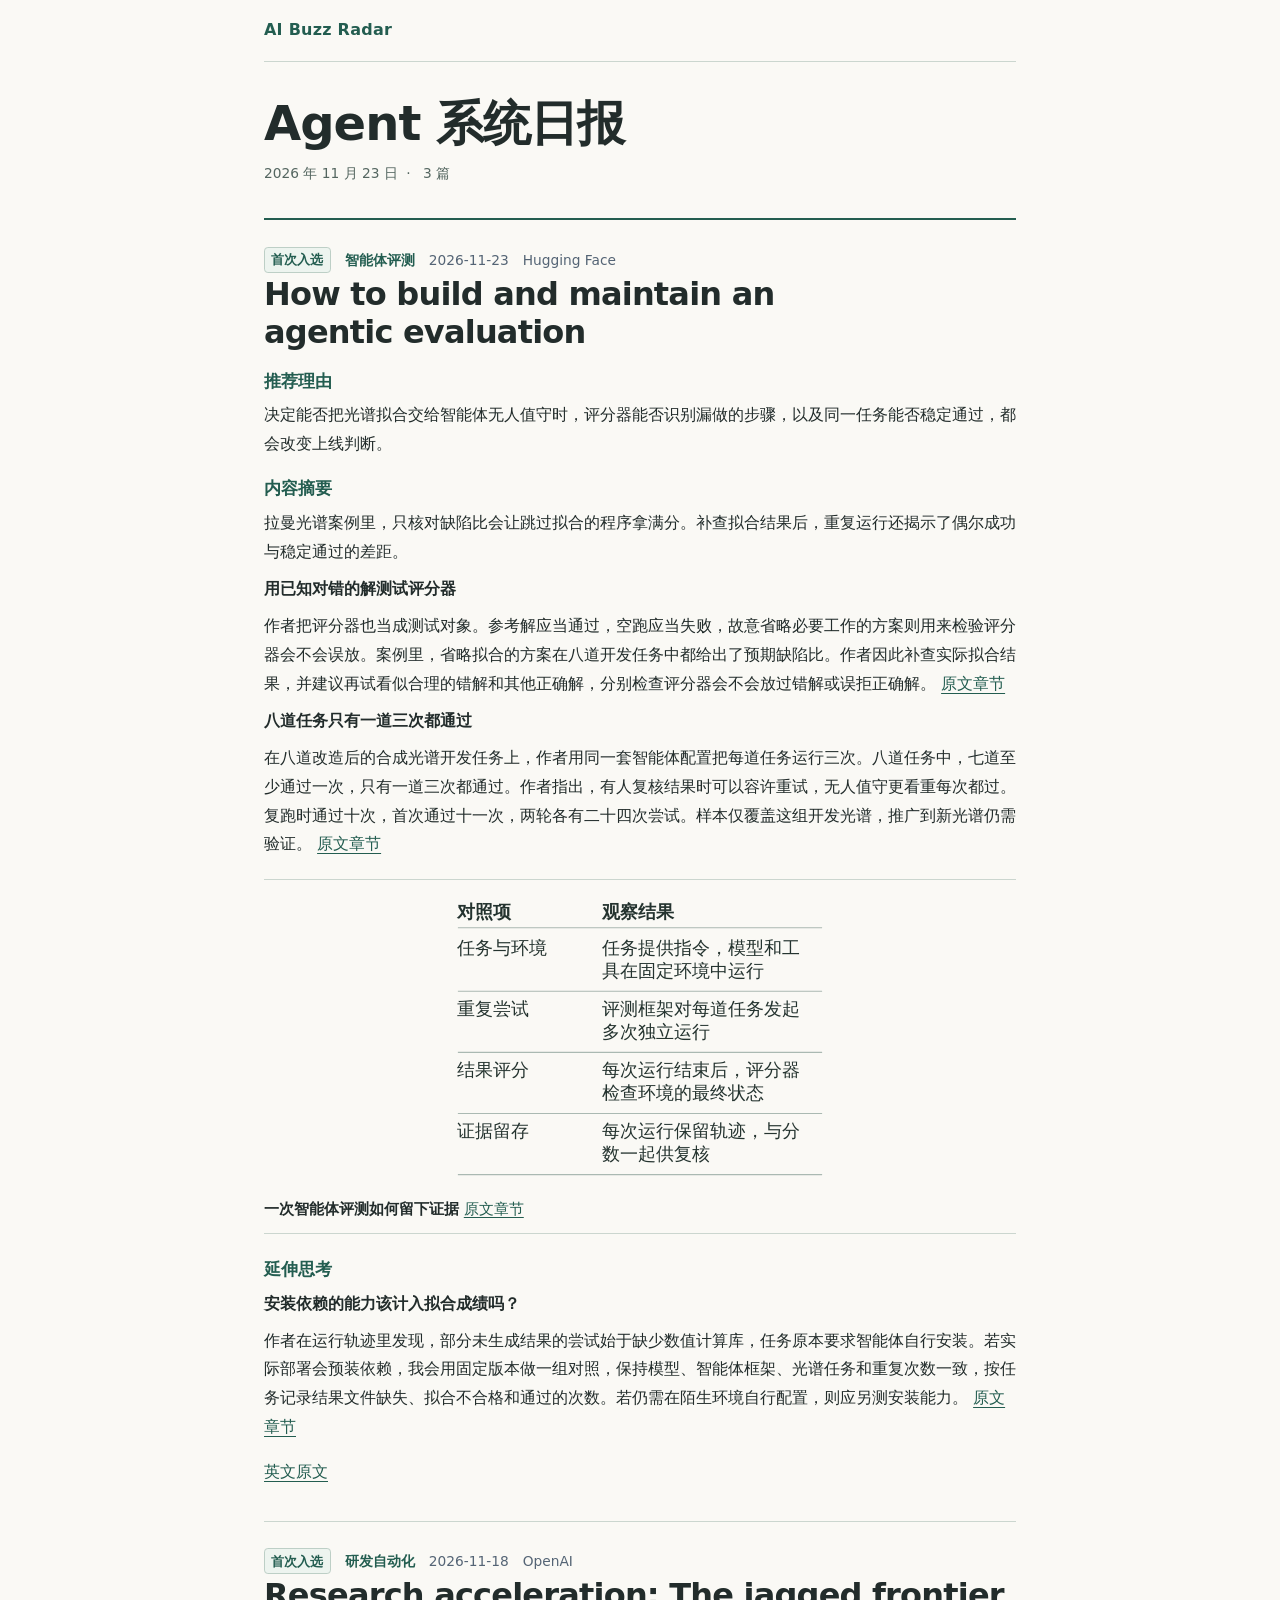
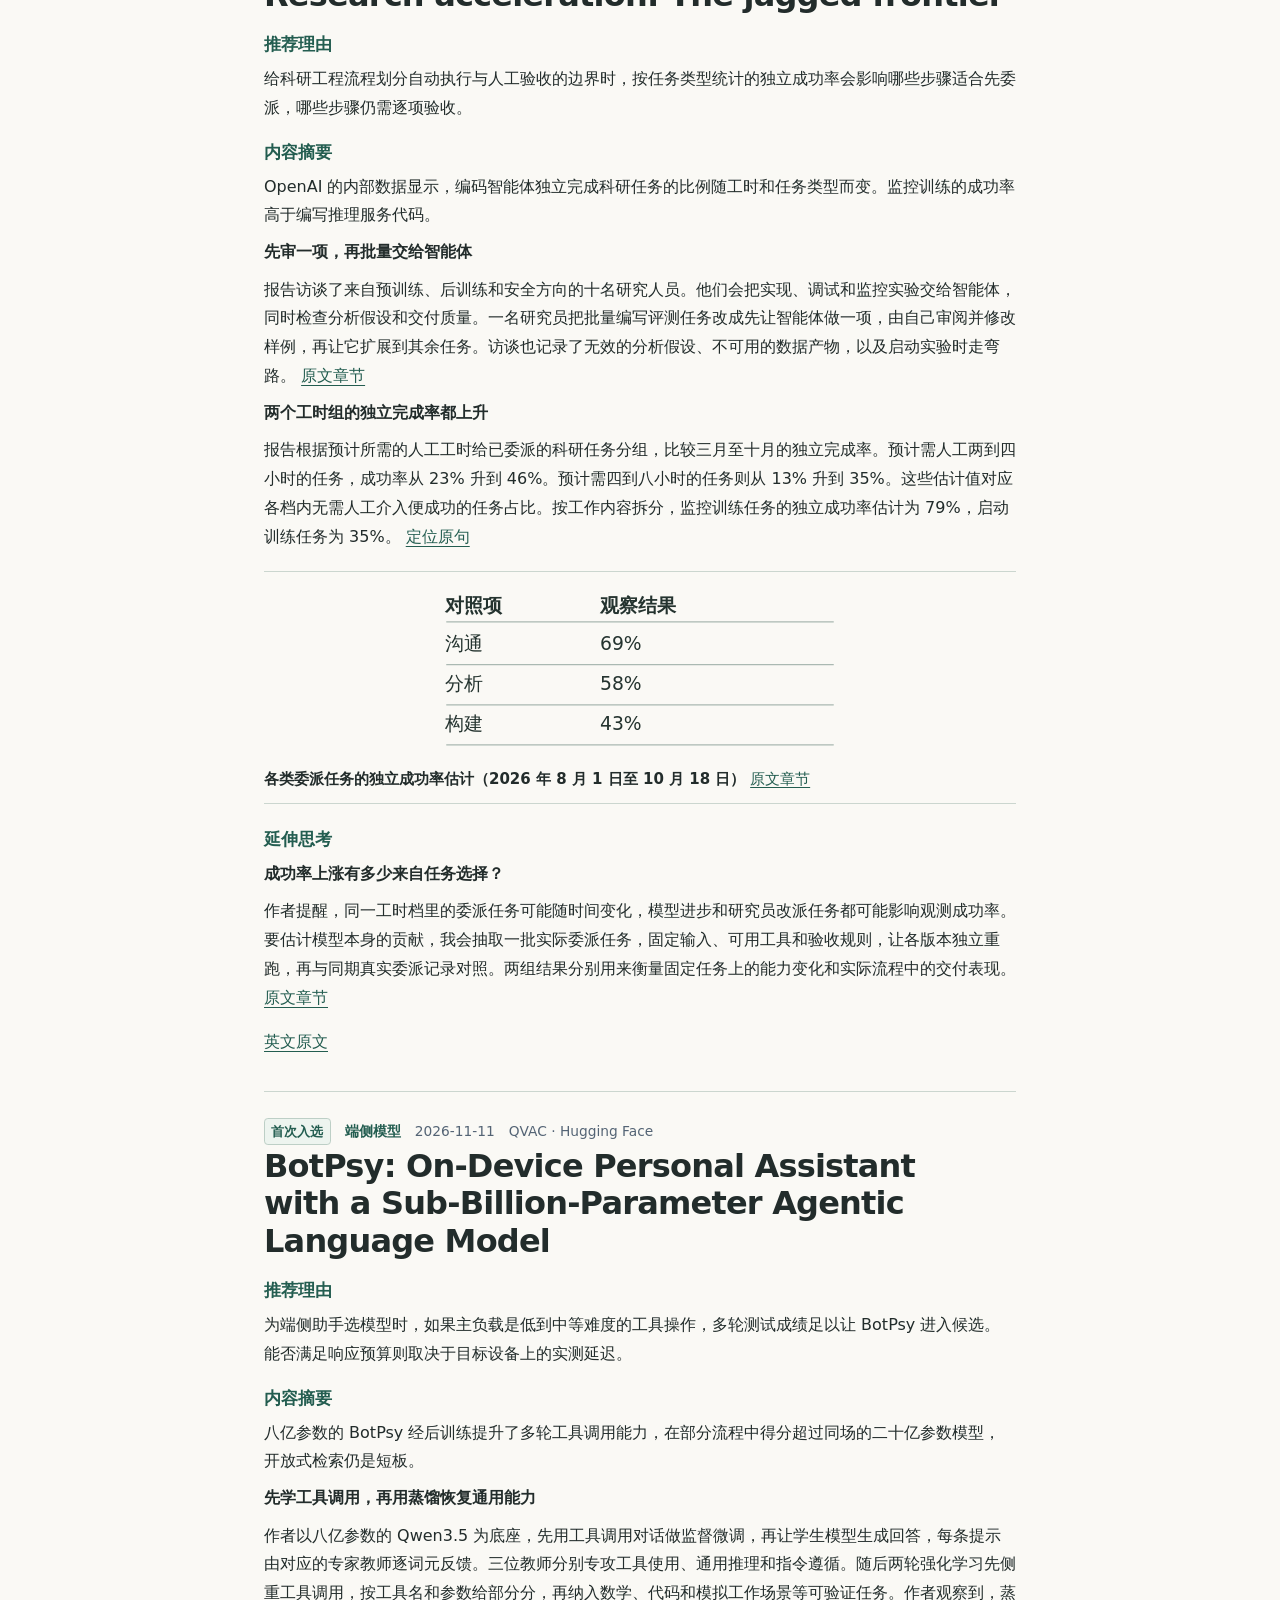
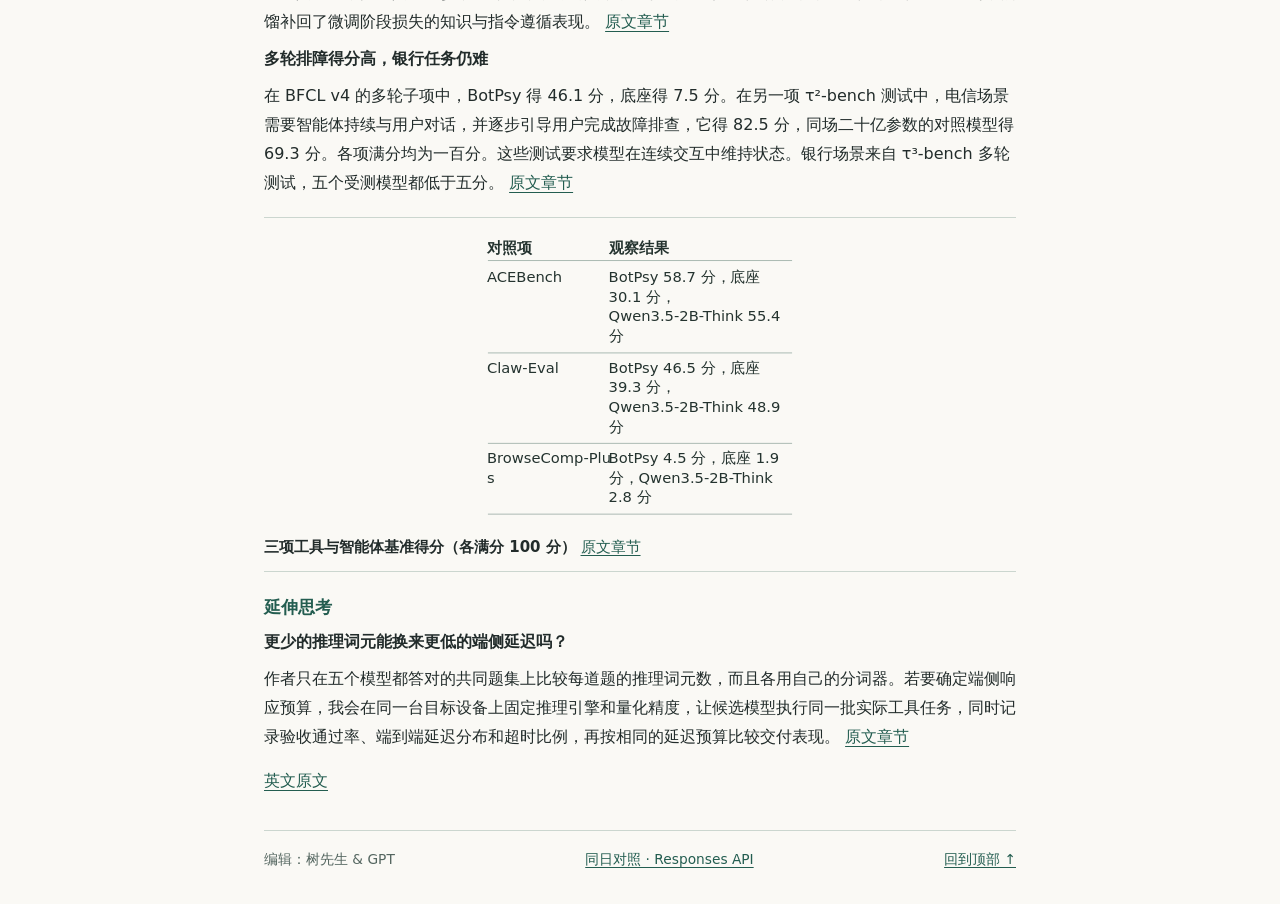
<file: examples/codex-cli/index.html>
<!doctype html>
<html lang="zh-CN"><head><meta charset="utf-8"><meta name="viewport" content="width=device-width, initial-scale=1">
<title data-en="Agent Systems Daily · 2026-11-23 · Codex CLI | AI Buzz Radar">Agent 系统日报 · 2026-11-23 · Codex CLI | AI Buzz Radar</title><style>:root{color-scheme:light;--ink:#222c2b;--pine:#235d50;--muted:#546660;--rule:#cbd6cf;--paper:#faf9f5}
*{box-sizing:border-box}
body{margin:0;color:var(--ink);background:var(--paper);font:16px/1.8 system-ui,"PingFang SC","Microsoft YaHei",sans-serif}
main{width:min(47rem,calc(100% - 2.5rem));margin:auto}
header,footer{display:flex;justify-content:space-between;align-items:baseline;gap:1rem;padding:1rem 0;border-bottom:1px solid var(--rule)}
.brand{font-weight:750;letter-spacing:.015em;text-decoration:none}
a{color:var(--pine);text-underline-offset:.23em}
a:focus-visible{outline:2px solid var(--pine);outline-offset:3px}
.mast{padding:2.1rem 0 1.5rem;border-bottom:2px solid var(--pine)}
h1,h2,h3{line-height:1.35;text-wrap:pretty}
h1{font-family:inherit;font-size:clamp(2rem,6vw,3rem);font-weight:700;line-height:1.2;letter-spacing:-.02em;margin:0 0 .45rem}
.mast p,.meta,footer{font-size:.86rem;color:var(--muted)}.mast span{padding:0 .25rem}
article{padding:1.65rem 0;border-bottom:1px solid var(--rule);overflow-wrap:anywhere}
h2{font-size:clamp(1.45rem,3.6vw,2rem);margin:.18rem 0 .65rem;line-height:1.18;letter-spacing:-.025em}p{margin:.52rem 0}
.meta{margin:0;color:#546475}.meta strong{color:var(--pine)}.full{font-size:.88rem;margin-bottom:0}
.meta em{display:inline-block;padding:.05em .5em;border:1px solid #bdcfc6;border-radius:.3em;background:#edf4ef;color:var(--pine);font-size:.8rem;font-style:normal;font-weight:650;white-space:nowrap}
article h3{font-size:1.08rem;font-weight:700;color:var(--pine);margin:1.15rem 0 .25rem}
blockquote{font-size:.9rem;margin:.6rem 0;color:#795d28}footer{border:0;padding-bottom:2rem}
@media(max-width:420px){main{width:calc(100% - 2rem)}.mast{padding:1.45rem 0 1rem}article{padding:1.2rem 0}}
.process{display:flex;flex-wrap:wrap;align-items:stretch;list-style:none;margin:.4rem 0 1rem;padding:0;gap:.3rem}
.process li{flex:1 1 6rem;display:flex;align-items:center;gap:.4rem;border-radius:.2rem;background:#dfe9df;padding:.55rem .7rem;font-size:.9rem}
.process li+li::before{content:"→";font-weight:700;color:var(--pine)}
@media(max-width:480px){.process{display:block}.process li+li{margin-top:.3rem}.process li+li::before{content:"↓"}}
.full{display:flex;flex-wrap:wrap;gap:0 1.25rem;font-size:1rem}
.full a{display:inline-flex;align-items:center;min-height:44px}
@media(max-width:480px){h2{line-height:1.32}footer{flex-wrap:wrap}}
figure{margin:1.25rem 0 1.5rem;padding:1rem 0 .75rem;border-block:1px solid var(--rule)}
figure img{display:block;width:auto;height:auto;max-width:min(100%,25rem);max-height:min(18rem,36vh);max-height:min(18rem,36svh);margin:0 auto}
figcaption{margin:.85rem auto 0;font-size:.9375rem;line-height:1.55;color:var(--muted)}
figcaption strong{color:var(--ink)}
.publisher-figure img{max-width:100%}
.enlarge-image{display:block;width:fit-content;max-width:100%;margin:0 auto;border:0;background:transparent;padding:0;cursor:zoom-in}
.enlarge-image:focus-visible{outline:2px solid var(--pine);outline-offset:4px}
.image-viewer{padding:0;border:1px solid var(--rule);max-width:calc(100vw - 1rem);background:white}
.image-viewer::backdrop{background:rgb(0 0 0 / .65)}
.image-viewer form{display:flex;justify-content:flex-end;border-bottom:1px solid var(--rule)}
.image-viewer button{padding:.6rem 1rem;background:white;border:0;color:var(--pine);font:inherit;cursor:pointer}
.image-viewport{max-height:76vh;overflow:auto}
.image-viewport img{display:block;width:auto;height:auto;max-width:none}
.language-switch{display:flex;align-items:center;gap:.15rem;border:1px solid var(--rule);border-radius:.45rem;padding:.125rem}
.language-switch[hidden]{display:none}
.language-switch button{min-height:2.75rem;padding:.2rem .75rem;border:0;border-radius:.3rem;background:transparent;color:var(--muted);font:inherit;font-size:.9rem;cursor:pointer}
.language-switch button[aria-pressed="true"]{background:var(--pine);color:white;font-weight:650}
.language-switch button:focus-visible{outline:2px solid var(--pine);outline-offset:2px}
</style></head>
<body><main><header><a class="brand" href="index.html" data-follow-language>AI Buzz Radar</a>
</header>
<div class="mast"><h1 data-en="Agent Systems Daily">Agent 系统日报</h1><p><time datetime="2026-11-23" data-en="November 23, 2026">2026 年 11 月 23 日</time> <span>·</span> <span data-en="3 articles">3 篇</span></p></div>
<article><p class="meta"><em>首次入选</em>　<strong>智能体评测</strong>　2026-11-23　Hugging Face</p>
<h2>How to build and maintain an agentic evaluation</h2>
<h3>推荐理由</h3>
<p>决定能否把光谱拟合交给智能体无人值守时，评分器能否识别漏做的步骤，以及同一任务能否稳定通过，都会改变上线判断。</p>
<h3>内容摘要</h3>
<p>拉曼光谱案例里，只核对缺陷比会让跳过拟合的程序拿满分。补查拟合结果后，重复运行还揭示了偶尔成功与稳定通过的差距。</p>
<p><strong>用已知对错的解测试评分器</strong></p>
<p>作者把评分器也当成测试对象。参考解应当通过，空跑应当失败，故意省略必要工作的方案则用来检验评分器会不会误放。案例里，省略拟合的方案在八道开发任务中都给出了预期缺陷比。作者因此补查实际拟合结果，并建议再试看似合理的错解和其他正确解，分别检查评分器会不会放过错解或误拒正确解。 <a href="https://huggingface.co/blog/agentic-evals#step-5-check-the-evaluation">原文章节</a></p>
<p><strong>八道任务只有一道三次都通过</strong></p>
<p>在八道改造后的合成光谱开发任务上，作者用同一套智能体配置把每道任务运行三次。八道任务中，七道至少通过一次，只有一道三次都通过。作者指出，有人复核结果时可以容许重试，无人值守更看重每次都过。复跑时通过十次，首次通过十一次，两轮各有二十四次尝试。样本仅覆盖这组开发光谱，推广到新光谱仍需验证。 <a href="https://huggingface.co/blog/agentic-evals#step-7-report-the-score">原文章节</a></p>
<figure><img alt="任务与环境：任务提供指令，模型和工具在固定环境中运行；重复尝试：评测框架对每道任务发起多次独立运行；结果评分：每次运行结束后，评分器检查环境的最终状态；证据留存：每次运行保留轨迹，与分数一起供复核。一次智能体评测如何留下证据" src="[data-uri]"/><figcaption><strong>一次智能体评测如何留下证据</strong> <a href="https://huggingface.co/blog/agentic-evals#the-anatomy-of-an-agentic-evaluation">原文章节</a></figcaption></figure>

<h3>延伸思考</h3>
<p><strong>安装依赖的能力该计入拟合成绩吗？</strong></p>
<p>作者在运行轨迹里发现，部分未生成结果的尝试始于缺少数值计算库，任务原本要求智能体自行安装。若实际部署会预装依赖，我会用固定版本做一组对照，保持模型、智能体框架、光谱任务和重复次数一致，按任务记录结果文件缺失、拟合不合格和通过的次数。若仍需在陌生环境自行配置，则应另测安装能力。 <a href="https://huggingface.co/blog/agentic-evals#step-6-run-it-and-read-the-traces">原文章节</a></p>
<p class="full"><a href="https://huggingface.co/blog/agentic-evals">英文原文</a></p>
</article><article><p class="meta"><em>首次入选</em>　<strong>研发自动化</strong>　2026-11-18　OpenAI</p>
<h2>Research acceleration: The jagged frontier</h2>
<h3>推荐理由</h3>
<p>给科研工程流程划分自动执行与人工验收的边界时，按任务类型统计的独立成功率会影响哪些步骤适合先委派，哪些步骤仍需逐项验收。</p>
<h3>内容摘要</h3>
<p>OpenAI 的内部数据显示，编码智能体独立完成科研任务的比例随工时和任务类型而变。监控训练的成功率高于编写推理服务代码。</p>
<p><strong>先审一项，再批量交给智能体</strong></p>
<p>报告访谈了来自预训练、后训练和安全方向的十名研究人员。他们会把实现、调试和监控实验交给智能体，同时检查分析假设和交付质量。一名研究员把批量编写评测任务改成先让智能体做一项，由自己审阅并修改样例，再让它扩展到其余任务。访谈也记录了无效的分析假设、不可用的数据产物，以及启动实验时走弯路。 <a href="https://openai.com/en-US/index/research-acceleration-jagged-frontier/#changes-in-research-workflows">原文章节</a></p>
<p><strong>两个工时组的独立完成率都上升</strong></p>
<p>报告根据预计所需的人工工时给已委派的科研任务分组，比较三月至十月的独立完成率。预计需人工两到四小时的任务，成功率从 23% 升到 46%。预计需四到八小时的任务则从 13% 升到 35%。这些估计值对应各档内无需人工介入便成功的任务占比。按工作内容拆分，监控训练任务的独立成功率估计为 79%，启动训练任务为 35%。 <a href="https://openai.com/en-US/index/research-acceleration-jagged-frontier/#:~:text=estimated%20success%20rose%20from">定位原句</a></p>
<figure><img alt="沟通：69%；分析：58%；构建：43%。各类委派任务的独立成功率估计（2026 年 8 月 1 日至 10 月 18 日）" src="[data-uri]"/><figcaption><strong>各类委派任务的独立成功率估计（2026 年 8 月 1 日至 10 月 18 日）</strong> <a href="https://openai.com/en-US/index/research-acceleration-jagged-frontier/#tasks-delegated-to-models-and-success-rates">原文章节</a></figcaption></figure>

<h3>延伸思考</h3>
<p><strong>成功率上涨有多少来自任务选择？</strong></p>
<p>作者提醒，同一工时档里的委派任务可能随时间变化，模型进步和研究员改派任务都可能影响观测成功率。要估计模型本身的贡献，我会抽取一批实际委派任务，固定输入、可用工具和验收规则，让各版本独立重跑，再与同期真实委派记录对照。两组结果分别用来衡量固定任务上的能力变化和实际流程中的交付表现。 <a href="https://openai.com/en-US/index/research-acceleration-jagged-frontier/#tasks-delegated-to-models-and-success-rates">原文章节</a></p>
<p class="full"><a href="https://openai.com/en-US/index/research-acceleration-jagged-frontier/">英文原文</a></p>
</article><article><p class="meta"><em>首次入选</em>　<strong>端侧模型</strong>　2026-11-11　QVAC · Hugging Face</p>
<h2>BotPsy: On-Device Personal Assistant with a Sub-Billion-Parameter Agentic Language Model</h2>
<h3>推荐理由</h3>
<p>为端侧助手选模型时，如果主负载是低到中等难度的工具操作，多轮测试成绩足以让 BotPsy 进入候选。能否满足响应预算则取决于目标设备上的实测延迟。</p>
<h3>内容摘要</h3>
<p>八亿参数的 BotPsy 经后训练提升了多轮工具调用能力，在部分流程中得分超过同场的二十亿参数模型，开放式检索仍是短板。</p>
<p><strong>先学工具调用，再用蒸馏恢复通用能力</strong></p>
<p>作者以八亿参数的 Qwen3.5 为底座，先用工具调用对话做监督微调，再让学生模型生成回答，每条提示由对应的专家教师逐词元反馈。三位教师分别专攻工具使用、通用推理和指令遵循。随后两轮强化学习先侧重工具调用，按工具名和参数给部分分，再纳入数学、代码和模拟工作场景等可验证任务。作者观察到，蒸馏补回了微调阶段损失的知识与指令遵循表现。 <a href="https://huggingface.co/blog/qvac/botpsy#training-procedure-four-stages-three-types-of-feedback">原文章节</a></p>
<p><strong>多轮排障得分高，银行任务仍难</strong></p>
<p>在 BFCL v4 的多轮子项中，BotPsy 得 46.1 分，底座得 7.5 分。在另一项 τ²-bench 测试中，电信场景需要智能体持续与用户对话，并逐步引导用户完成故障排查，它得 82.5 分，同场二十亿参数的对照模型得 69.3 分。各项满分均为一百分。这些测试要求模型在连续交互中维持状态。银行场景来自 τ³-bench 多轮测试，五个受测模型都低于五分。 <a href="https://huggingface.co/blog/qvac/botpsy#multi-turn-conversations">原文章节</a></p>
<figure><img alt="ACEBench：BotPsy 58.7 分，底座 30.1 分，Qwen3.5-2B-Think 55.4 分；Claw-Eval：BotPsy 46.5 分，底座 39.3 分，Qwen3.5-2B-Think 48.9 分；BrowseComp-Plus：BotPsy 4.5 分，底座 1.9 分，Qwen3.5-2B-Think 2.8 分。三项工具与智能体基准得分（各满分 100 分）" src="[data-uri]"/><figcaption><strong>三项工具与智能体基准得分（各满分 100 分）</strong> <a href="https://huggingface.co/blog/qvac/botpsy#tool-use--agents">原文章节</a></figcaption></figure>

<h3>延伸思考</h3>
<p><strong>更少的推理词元能换来更低的端侧延迟吗？</strong></p>
<p>作者只在五个模型都答对的共同题集上比较每道题的推理词元数，而且各用自己的分词器。若要确定端侧响应预算，我会在同一台目标设备上固定推理引擎和量化精度，让候选模型执行同一批实际工具任务，同时记录验收通过率、端到端延迟分布和超时比例，再按相同的延迟预算比较交付表现。 <a href="https://huggingface.co/blog/qvac/botpsy#inference-efficiency">原文章节</a></p>
<p class="full"><a href="https://huggingface.co/blog/qvac/botpsy">英文原文</a></p>
</article>
<footer><span data-en="Mr.Tree with GPT">编辑：树先生 &amp; GPT</span><a href="../agent-reading-2026-11-23.html" data-follow-language data-en="Compare editions · Responses API">同日对照 · Responses API</a><a href="#" data-en="Back to top ↑">回到顶部 ↑</a></footer></main>


</body></html>
</file>
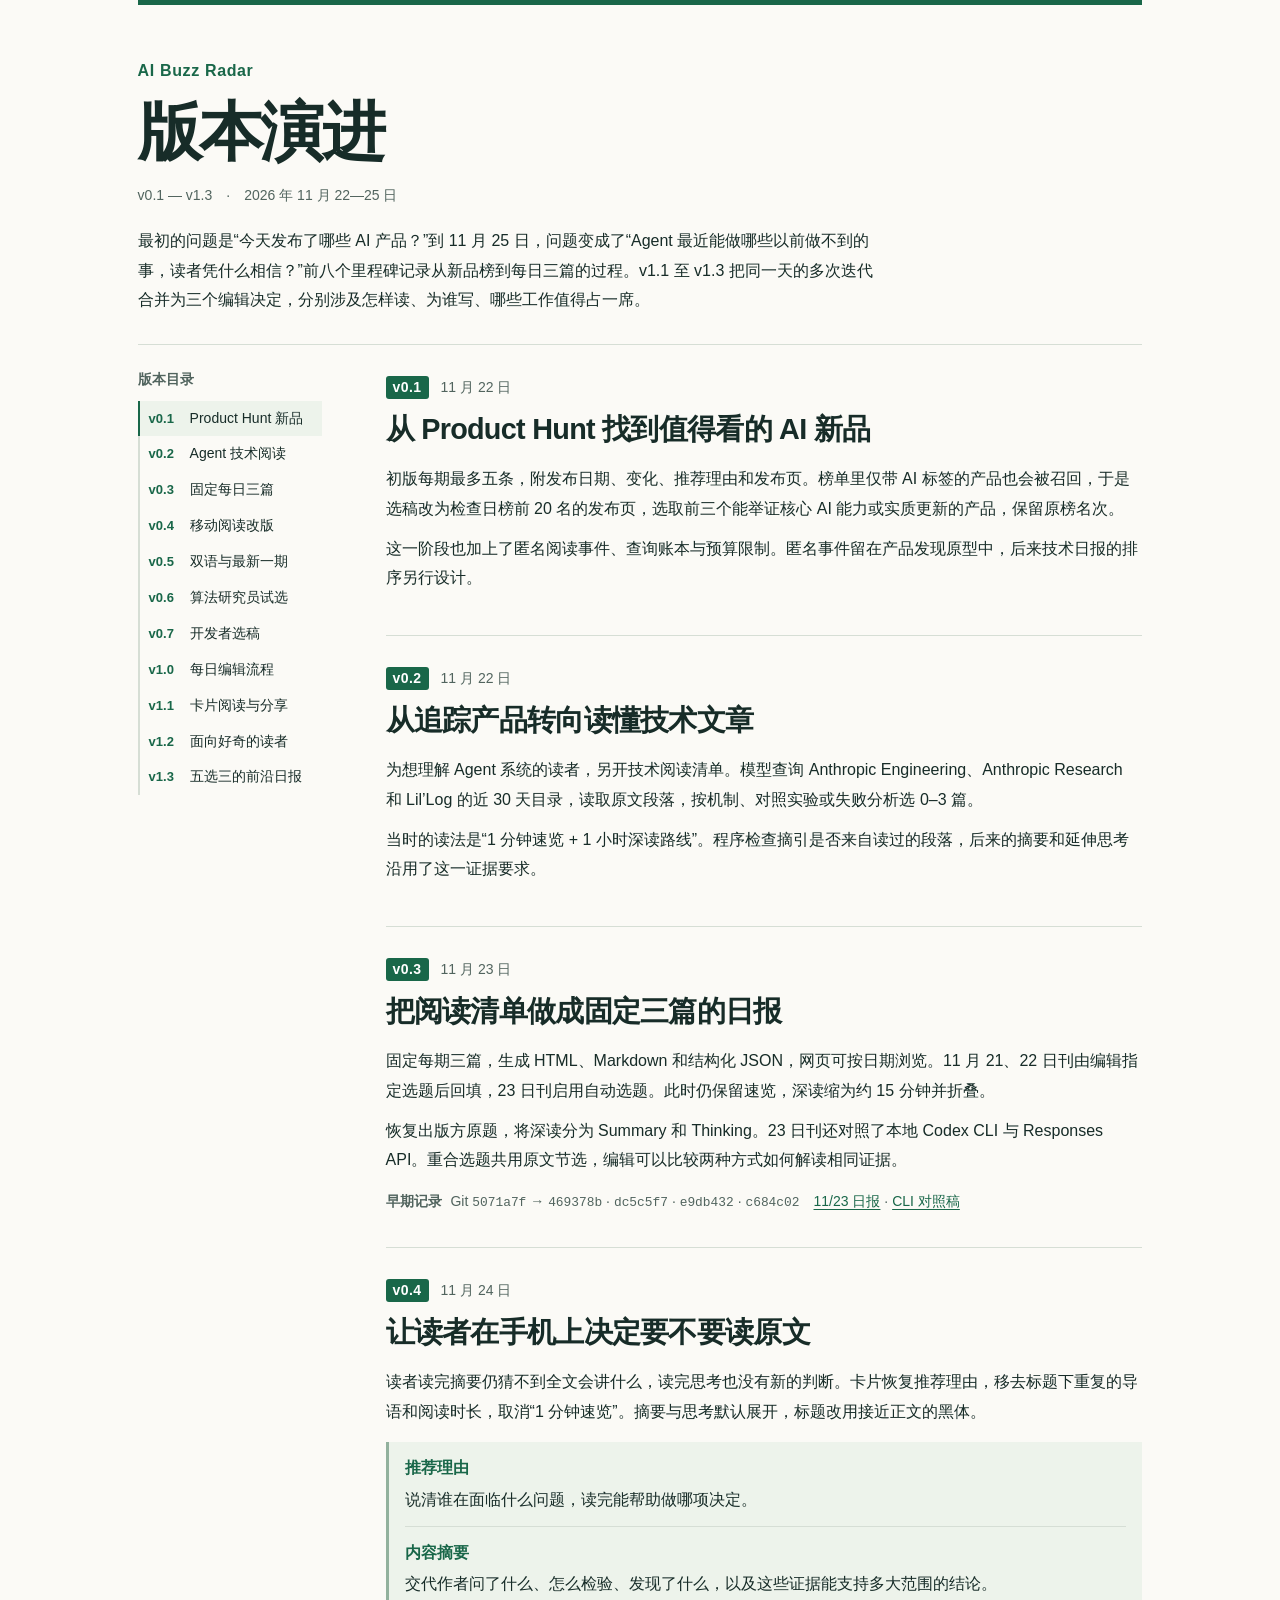
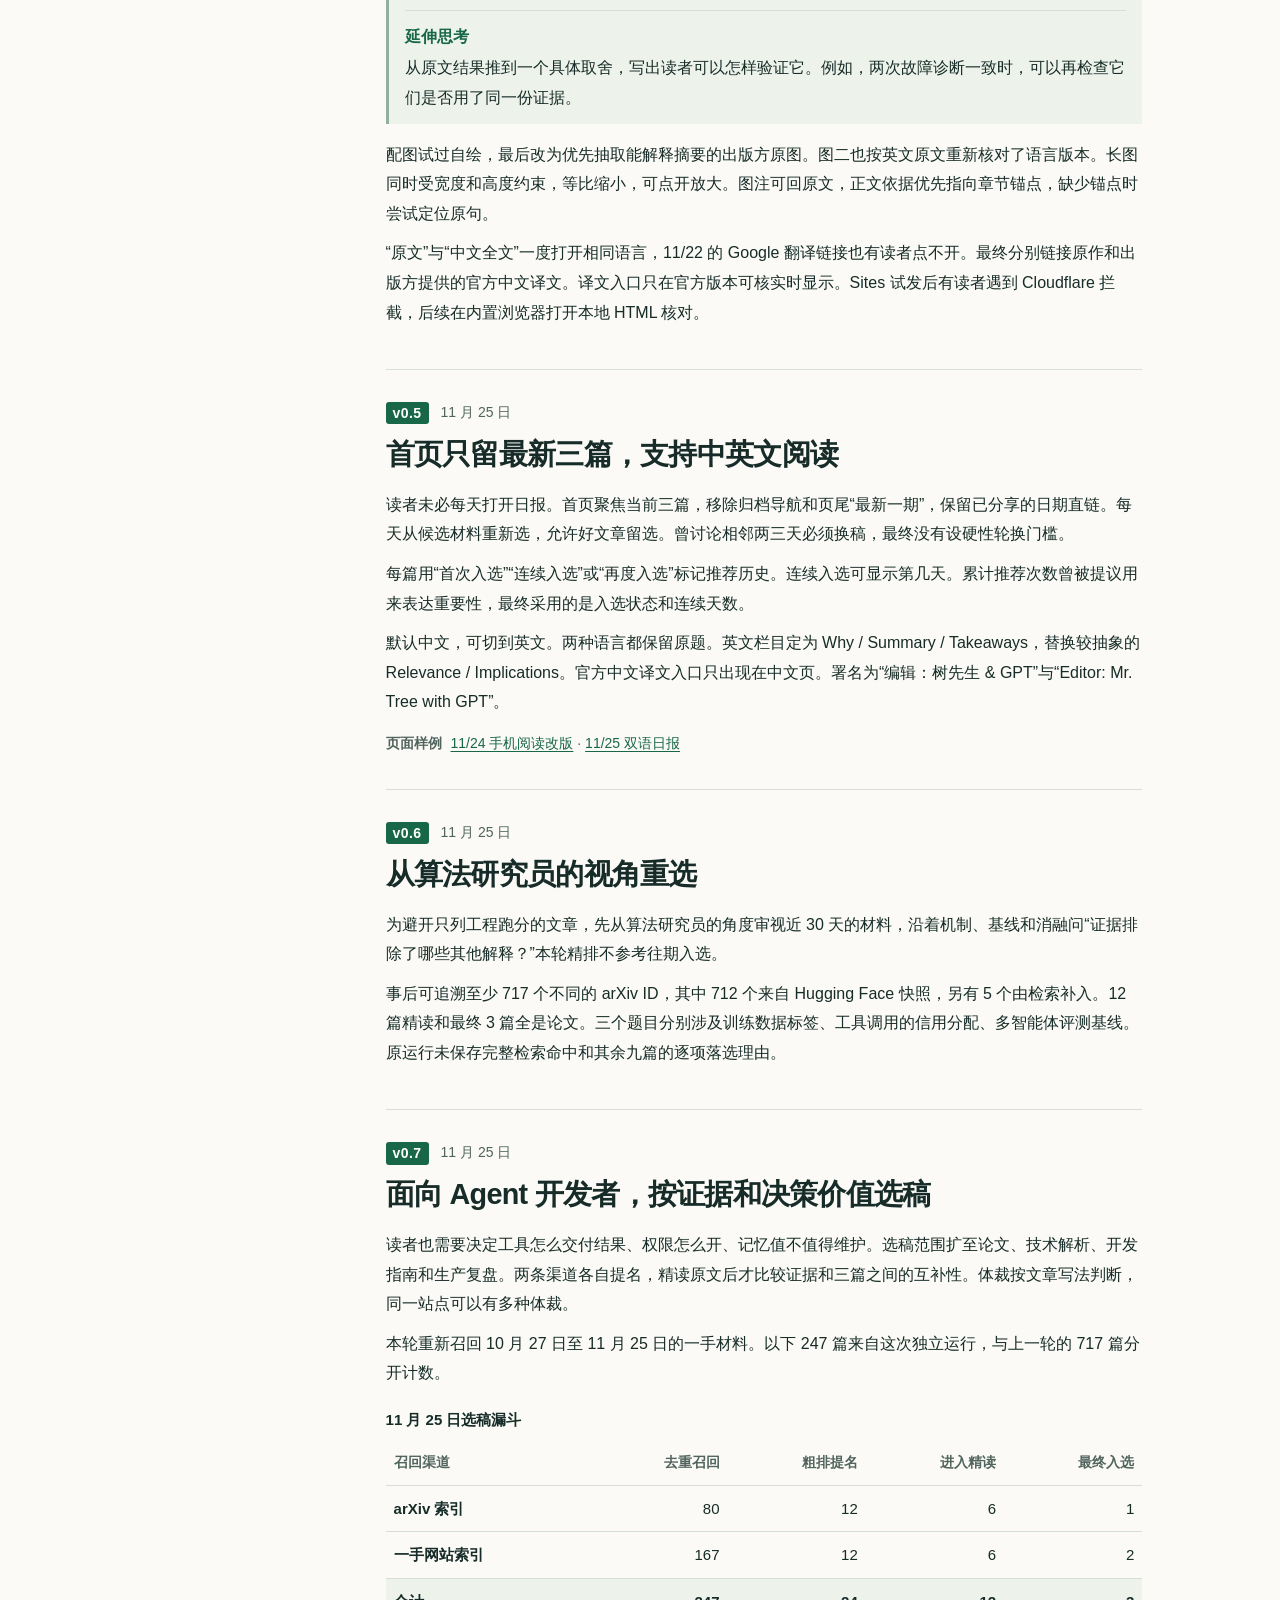
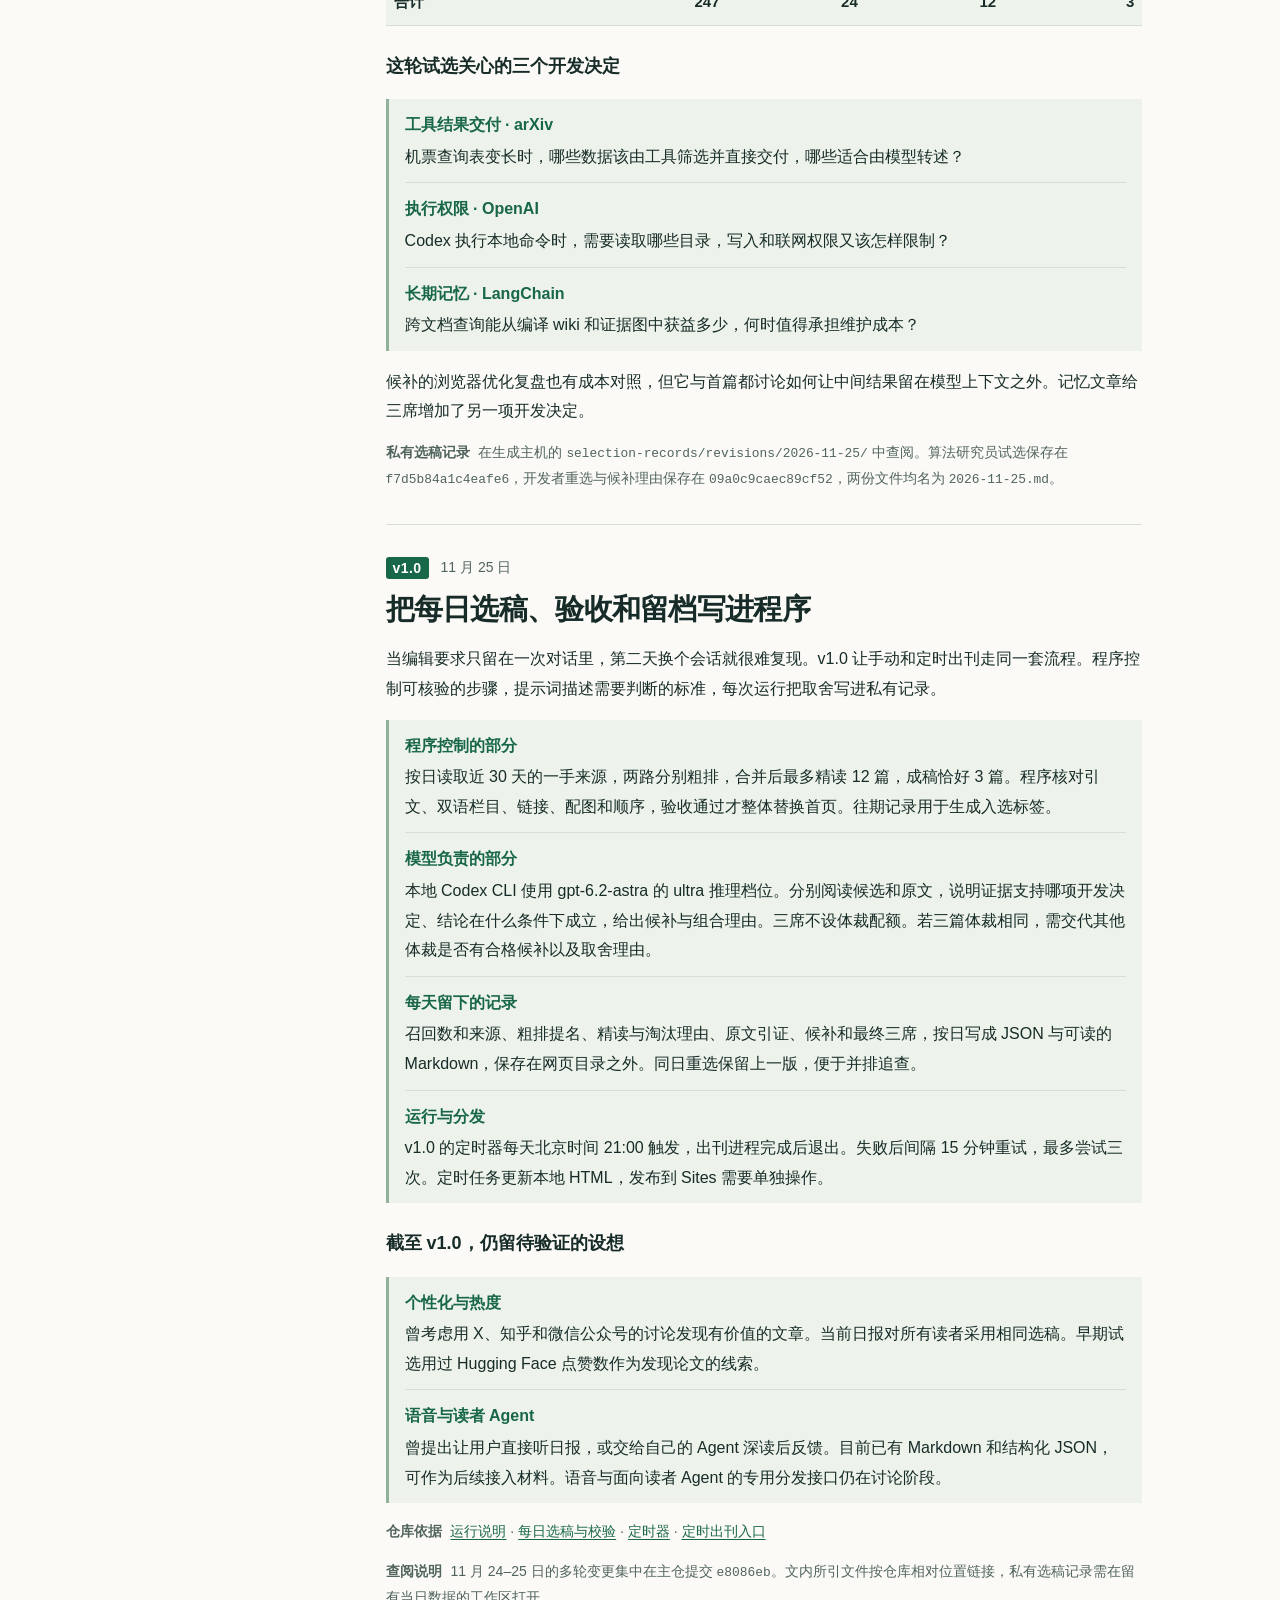
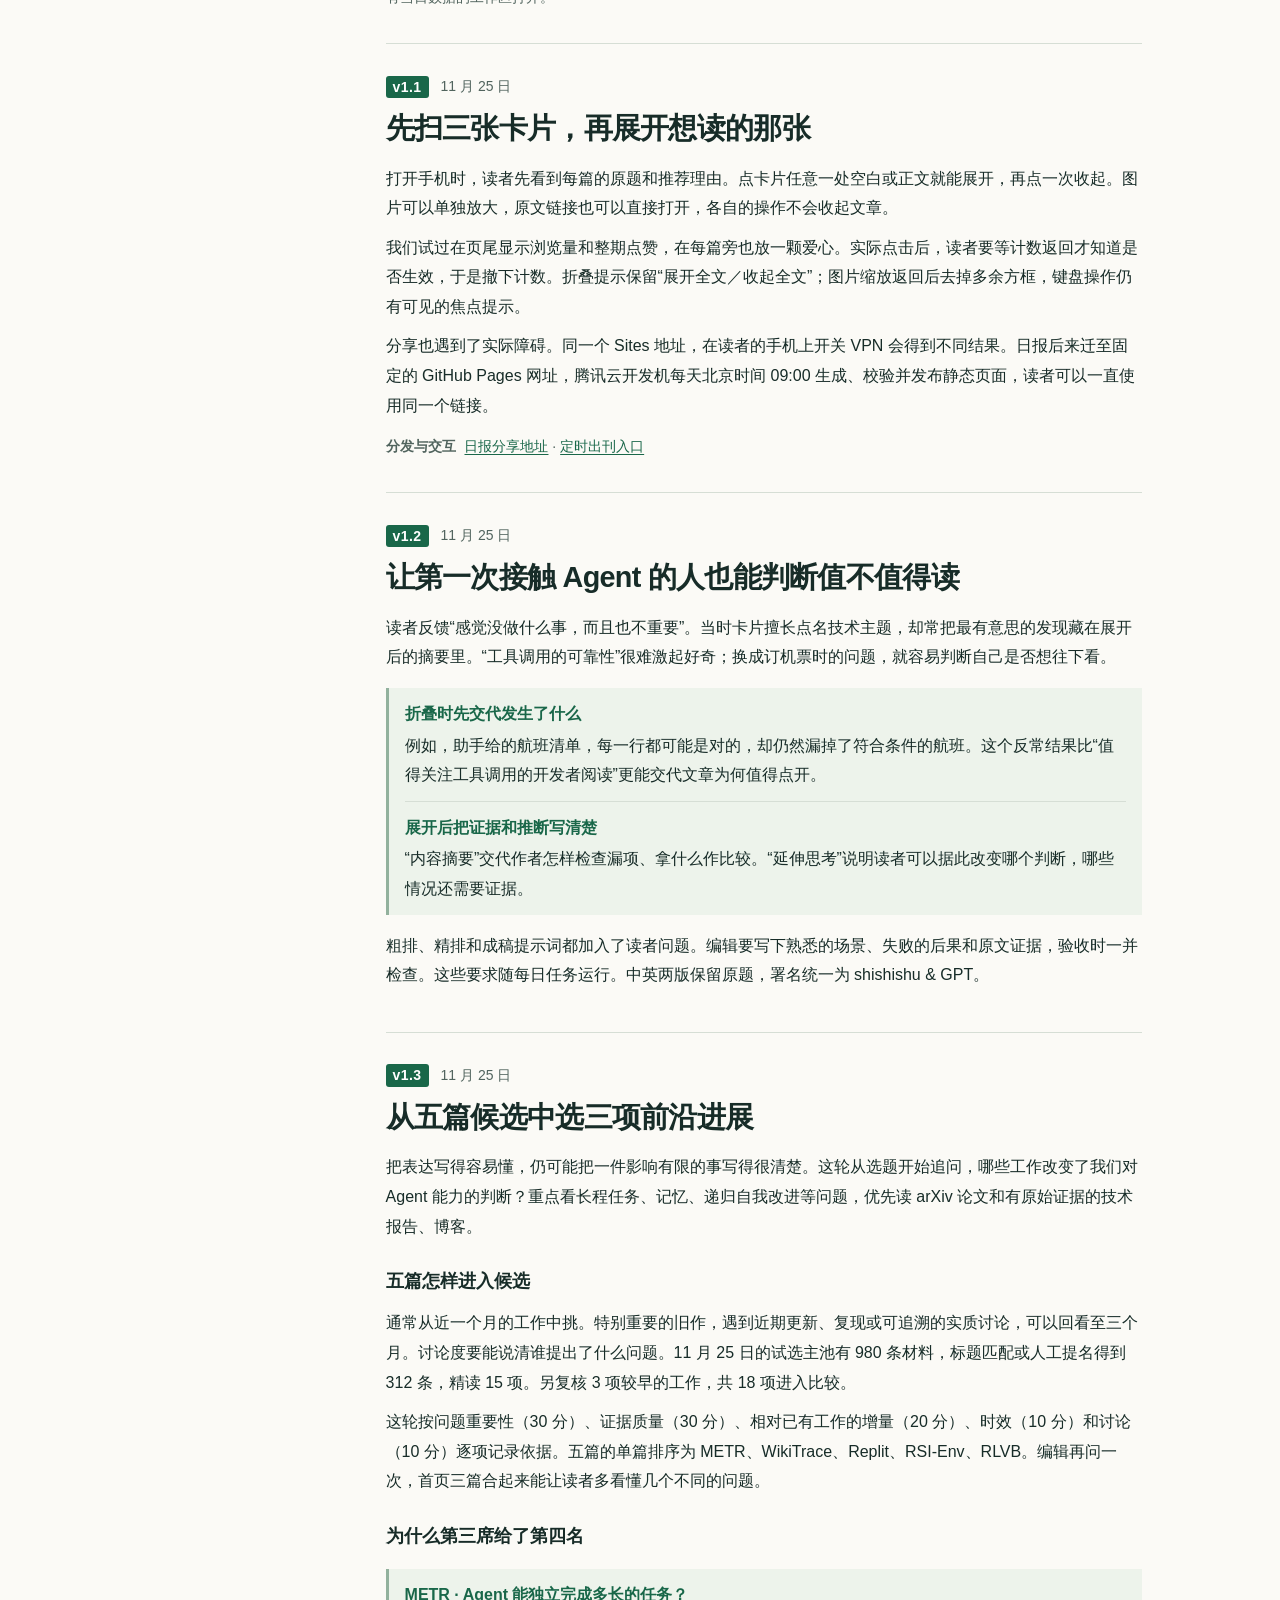
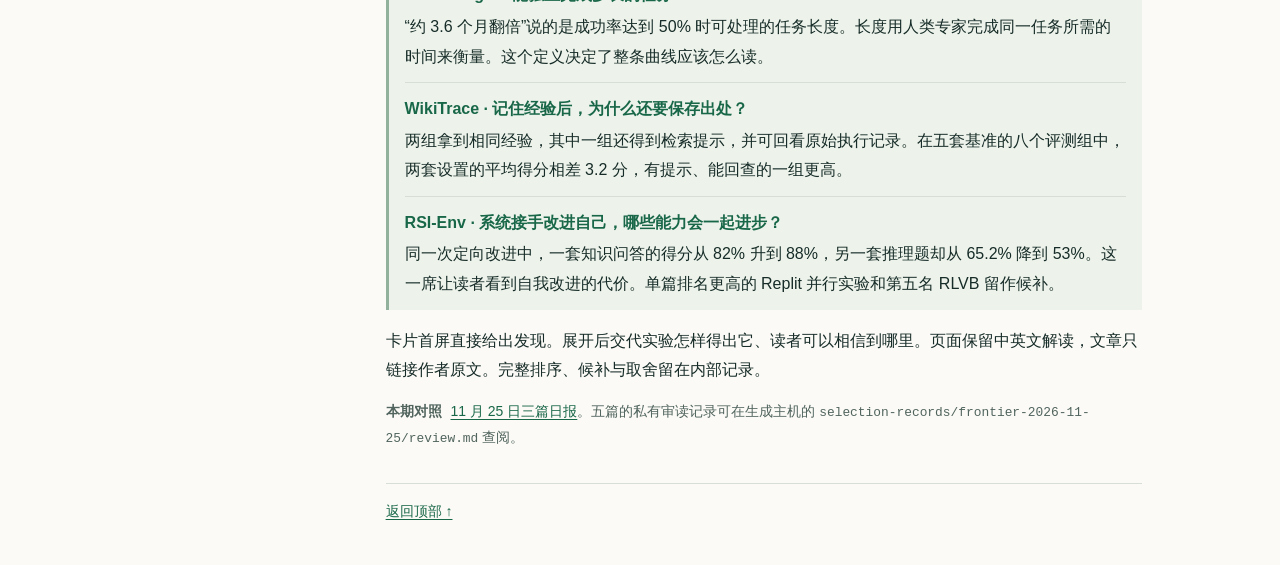
<file: doc/product-evolution.html>
<!doctype html>
<html lang="zh-CN"><head><meta charset="utf-8">
<meta name="viewport" content="width=device-width, initial-scale=1">
<title>AI Buzz Radar 版本演进 · v0.1—v1.3</title>
<style>
:root {color-scheme:light;--paper:#fbfaf6;--ink:#172c28;--mute:#51645e;--green:#196749;--rule:#d6ded5;--tint:#edf3eb}
* {box-sizing:border-box}
body {margin:0;background:var(--paper);color:var(--ink);font:16px/1.85 Inter,"PingFang SC","Microsoft YaHei","Noto Sans CJK SC",sans-serif}
a {color:var(--green);text-decoration-thickness:1px;text-underline-offset:.23em}
a:focus-visible,summary:focus-visible {outline:2px solid var(--green);outline-offset:3px}
.wrap {max-width:1120px;margin:auto;padding:0 clamp(18px,4.5vw,62px)}
.cover {border-top:5px solid var(--green);border-bottom:1px solid var(--rule);padding:clamp(24px,4vw,54px) 0 29px}
.brand {margin:0;color:var(--green);font-weight:700;letter-spacing:.04em}
h1 {font-size:clamp(38px,5vw,64px);line-height:1.16;letter-spacing:-.04em;margin:9px 0 14px}
.period,.meta {color:var(--mute);font-size:14px;font-variant-numeric:tabular-nums}
.intro {max-width:46em;margin:17px 0 0}
.layout {display:grid;grid-template-columns:184px minmax(0,1fr);gap:clamp(24px,5vw,76px);align-items:start}
aside {position:sticky;top:16px;padding:22px 0;max-height:calc(100vh - 24px);overflow:auto}
.nav-title,summary {font-weight:700;color:var(--mute);font-size:14px}
nav ol {list-style:none;margin:8px 0 0;padding:0}
nav a {display:block;border-left:2px solid var(--rule);padding:5px 9px;text-decoration:none;color:var(--ink);font-size:14px}
nav a span {display:inline-block;min-width:41px;font-size:13px;font-variant-numeric:tabular-nums;color:var(--green);font-weight:bold}
nav a:hover,nav a[aria-current] {background:var(--tint);border-color:var(--green)}
details {display:none}
section {padding:30px 0 32px;border-bottom:1px solid var(--rule);scroll-margin-top:12px}
section:last-child {border-bottom:0}
.meta {display:flex;align-items:center;gap:12px}
.meta b {display:inline-block;line-height:1.6;padding:0 7px;border-radius:3px;background:var(--green);color:white;letter-spacing:.03em}
h2 {font-size:clamp(22px,2.25vw,31px);line-height:1.45;letter-spacing:-.025em;margin:8px 0 14px}
h3 {font-size:18px;margin:24px 0 9px}
p {margin:10px 0}
section p, dd {overflow-wrap:break-word}
dl {margin:16px 0;border-left:3px solid #92b19d;background:var(--tint);padding:0 16px}
dl div {padding:11px 0}
dl div+div {border-top:1px solid var(--rule)}
dt {font-weight:700;color:var(--green)}
dd {margin:2px 0 0}
.source {font-size:14px;color:var(--mute);margin:14px 0 0}
.source b {margin-right:5px}
code {font: .92em ui-monospace,monospace}
table {width:100%;border-collapse:collapse;font-size:15px;text-align:right;font-variant-numeric:tabular-nums;margin:18px 0}
caption {text-align:left;font-weight:700;margin-bottom:7px}
th,td {padding:9px 8px;border-bottom:1px solid var(--rule)}
thead th {color:var(--mute);font-size:14px}
tr>:first-child {text-align:left}
tfoot {background:var(--tint);font-weight:700}
.end {display:block;margin:15px 0 40px;font-size:14px}
@media(max-width:760px){
 .layout {display:block}
 aside {display:none}
 details {display:block;border-bottom:1px solid var(--rule);padding:9px 0}
 summary {cursor:pointer;padding:5px 0}
 details ol {display:grid;grid-template-columns:1fr 1fr;gap:4px 8px;padding:5px 0 8px}
 nav a {padding-left:6px}
 section {padding:23px 0}
 th,td {padding:8px 4px}
}
@media(max-width:380px){table,thead th {font-size:12px}details ol {grid-template-columns:1fr}}
@media print{
 body {background:white;font-size:10pt;line-height:1.6}
 .wrap {padding:0;max-width:none}
 .layout {display:block}
 aside,details,.end {display:none}
 .cover {padding:10px 0}
 h1 {font-size:30pt}h2 {font-size:17pt}
 section {padding:12pt 0}
 header,h3,caption {break-after:avoid}
 dl div,table {break-inside:avoid}
 .meta b {color:var(--green);background:none;padding:0}
}
</style></head>
<body><main class="wrap" id="top">
<header class="cover"><p class="brand">AI Buzz Radar</p><h1>版本演进</h1>
<div class="period">v0.1 — v1.3　·　2026 年 11 月 22—25 日</div>
<p class="intro">最初的问题是“今天发布了哪些 AI 产品？”到 11 月 25 日，问题变成了“Agent 最近能做哪些以前做不到的事，读者凭什么相信？”前八个里程碑记录从新品榜到每日三篇的过程。v1.1 至 v1.3 把同一天的多次迭代合并为三个编辑决定，分别涉及怎样读、为谁写、哪些工作值得占一席。</p></header>
<div class="layout"><aside><nav aria-label="版本目录"><div class="nav-title">版本目录</div><ol><li><a href="#v0-1"><span>v0.1</span>Product Hunt 新品</a></li>
<li><a href="#v0-2"><span>v0.2</span>Agent 技术阅读</a></li>
<li><a href="#v0-3"><span>v0.3</span>固定每日三篇</a></li>
<li><a href="#v0-4"><span>v0.4</span>移动阅读改版</a></li>
<li><a href="#v0-5"><span>v0.5</span>双语与最新一期</a></li>
<li><a href="#v0-6"><span>v0.6</span>算法研究员试选</a></li>
<li><a href="#v0-7"><span>v0.7</span>开发者选稿</a></li>
<li><a href="#v1-0"><span>v1.0</span>每日编辑流程</a></li>
<li><a href="#v1-1"><span>v1.1</span>卡片阅读与分享</a></li>
<li><a href="#v1-2"><span>v1.2</span>面向好奇的读者</a></li>
<li><a href="#v1-3"><span>v1.3</span>五选三的前沿日报</a></li></ol></nav></aside>
<div><details><summary>版本目录</summary><nav aria-label="手机版本目录"><ol><li><a href="#v0-1"><span>v0.1</span>Product Hunt 新品</a></li>
<li><a href="#v0-2"><span>v0.2</span>Agent 技术阅读</a></li>
<li><a href="#v0-3"><span>v0.3</span>固定每日三篇</a></li>
<li><a href="#v0-4"><span>v0.4</span>移动阅读改版</a></li>
<li><a href="#v0-5"><span>v0.5</span>双语与最新一期</a></li>
<li><a href="#v0-6"><span>v0.6</span>算法研究员试选</a></li>
<li><a href="#v0-7"><span>v0.7</span>开发者选稿</a></li>
<li><a href="#v1-0"><span>v1.0</span>每日编辑流程</a></li>
<li><a href="#v1-1"><span>v1.1</span>卡片阅读与分享</a></li>
<li><a href="#v1-2"><span>v1.2</span>面向好奇的读者</a></li>
<li><a href="#v1-3"><span>v1.3</span>五选三的前沿日报</a></li></ol></nav></details>
<section id="v0-1" aria-labelledby="title-v0-1">
<header><div class="meta"><b>v0.1</b><time datetime="2026-11-22">11 月 22 日</time></div><h2 id="title-v0-1">从 Product Hunt 找到值得看的 AI 新品</h2></header>
<p>初版每期最多五条，附发布日期、变化、推荐理由和发布页。榜单里仅带 AI 标签的产品也会被召回，于是选稿改为检查日榜前 20 名的发布页，选取前三个能举证核心 AI 能力或实质更新的产品，保留原榜名次。</p>
<p>这一阶段也加上了匿名阅读事件、查询账本与预算限制。匿名事件留在产品发现原型中，后来技术日报的排序另行设计。</p>
</section>
<section id="v0-2" aria-labelledby="title-v0-2">
<header><div class="meta"><b>v0.2</b><time datetime="2026-11-22">11 月 22 日</time></div><h2 id="title-v0-2">从追踪产品转向读懂技术文章</h2></header>
<p>为想理解 Agent 系统的读者，另开技术阅读清单。模型查询 Anthropic Engineering、Anthropic Research 和 Lil’Log 的近 30 天目录，读取原文段落，按机制、对照实验或失败分析选 0–3 篇。</p>
<p>当时的读法是“1 分钟速览 + 1 小时深读路线”。程序检查摘引是否来自读过的段落，后来的摘要和延伸思考沿用了这一证据要求。</p>
</section>
<section id="v0-3" aria-labelledby="title-v0-3">
<header><div class="meta"><b>v0.3</b><time datetime="2026-11-23">11 月 23 日</time></div><h2 id="title-v0-3">把阅读清单做成固定三篇的日报</h2></header>
<p>固定每期三篇，生成 HTML、Markdown 和结构化 JSON，网页可按日期浏览。11 月 21、22 日刊由编辑指定选题后回填，23 日刊启用自动选题。此时仍保留速览，深读缩为约 15 分钟并折叠。</p>
<p>恢复出版方原题，将深读分为 Summary 和 Thinking。23 日刊还对照了本地 Codex CLI 与 Responses API。重合选题共用原文节选，编辑可以比较两种方式如何解读相同证据。</p>
<p class="source"><b>早期记录</b> Git <code>5071a7f</code> → <code>469378b</code> · <code>dc5c5f7</code> · <code>e9db432</code> · <code>c684c02</code>　<a href="../examples/agent-reading-2026-11-23.html">11/23 日报</a> · <a href="../examples/codex-cli/agent-reading-2026-11-23.html">CLI 对照稿</a></p>
</section>
<section id="v0-4" aria-labelledby="title-v0-4">
<header><div class="meta"><b>v0.4</b><time datetime="2026-11-24">11 月 24 日</time></div><h2 id="title-v0-4">让读者在手机上决定要不要读原文</h2></header>
<p>读者读完摘要仍猜不到全文会讲什么，读完思考也没有新的判断。卡片恢复推荐理由，移去标题下重复的导语和阅读时长，取消“1 分钟速览”。摘要与思考默认展开，标题改用接近正文的黑体。</p>
<dl><div><dt>推荐理由</dt><dd>说清谁在面临什么问题，读完能帮助做哪项决定。</dd></div><div><dt>内容摘要</dt><dd>交代作者问了什么、怎么检验、发现了什么，以及这些证据能支持多大范围的结论。</dd></div><div><dt>延伸思考</dt><dd>从原文结果推到一个具体取舍，写出读者可以怎样验证它。例如，两次故障诊断一致时，可以再检查它们是否用了同一份证据。</dd></div></dl>
<p>配图试过自绘，最后改为优先抽取能解释摘要的出版方原图。图二也按英文原文重新核对了语言版本。长图同时受宽度和高度约束，等比缩小，可点开放大。图注可回原文，正文依据优先指向章节锚点，缺少锚点时尝试定位原句。</p>
<p>“原文”与“中文全文”一度打开相同语言，11/22 的 Google 翻译链接也有读者点不开。最终分别链接原作和出版方提供的官方中文译文。译文入口只在官方版本可核实时显示。Sites 试发后有读者遇到 Cloudflare 拦截，后续在内置浏览器打开本地 HTML 核对。</p>
</section>
<section id="v0-5" aria-labelledby="title-v0-5">
<header><div class="meta"><b>v0.5</b><time datetime="2026-11-25">11 月 25 日</time></div><h2 id="title-v0-5">首页只留最新三篇，支持中英文阅读</h2></header>
<p>读者未必每天打开日报。首页聚焦当前三篇，移除归档导航和页尾“最新一期”，保留已分享的日期直链。每天从候选材料重新选，允许好文章留选。曾讨论相邻两三天必须换稿，最终没有设硬性轮换门槛。</p>
<p>每篇用“首次入选”“连续入选”或“再度入选”标记推荐历史。连续入选可显示第几天。累计推荐次数曾被提议用来表达重要性，最终采用的是入选状态和连续天数。</p>
<p>默认中文，可切到英文。两种语言都保留原题。英文栏目定为 Why / Summary / Takeaways，替换较抽象的 Relevance / Implications。官方中文译文入口只出现在中文页。署名为“编辑：树先生 &amp; GPT”与“Editor: Mr. Tree with GPT”。</p>
<p class="source"><b>页面样例</b> <a href="../examples/agent-reading-2026-11-24.html">11/24 手机阅读改版</a> · <a href="../examples/agent-reading-2026-11-25.html">11/25 双语日报</a></p>
</section>
<section id="v0-6" aria-labelledby="title-v0-6">
<header><div class="meta"><b>v0.6</b><time datetime="2026-11-25">11 月 25 日</time></div><h2 id="title-v0-6">从算法研究员的视角重选</h2></header>
<p>为避开只列工程跑分的文章，先从算法研究员的角度审视近 30 天的材料，沿着机制、基线和消融问“证据排除了哪些其他解释？”本轮精排不参考往期入选。</p>
<p>事后可追溯至少 717 个不同的 arXiv ID，其中 712 个来自 Hugging Face 快照，另有 5 个由检索补入。12 篇精读和最终 3 篇全是论文。三个题目分别涉及训练数据标签、工具调用的信用分配、多智能体评测基线。原运行未保存完整检索命中和其余九篇的逐项落选理由。</p>
</section>
<section id="v0-7" aria-labelledby="title-v0-7">
<header><div class="meta"><b>v0.7</b><time datetime="2026-11-25">11 月 25 日</time></div><h2 id="title-v0-7">面向 Agent 开发者，按证据和决策价值选稿</h2></header>
<p>读者也需要决定工具怎么交付结果、权限怎么开、记忆值不值得维护。选稿范围扩至论文、技术解析、开发指南和生产复盘。两条渠道各自提名，精读原文后才比较证据和三篇之间的互补性。体裁按文章写法判断，同一站点可以有多种体裁。</p>
<p>本轮重新召回 10 月 27 日至 11 月 25 日的一手材料。以下 247 篇来自这次独立运行，与上一轮的 717 篇分开计数。</p>
<table><caption>11 月 25 日选稿漏斗</caption><thead><tr><th scope="col">召回渠道</th><th scope="col">去重召回</th><th scope="col">粗排提名</th><th scope="col">进入精读</th><th scope="col">最终入选</th></tr></thead><tbody><tr><th scope="row">arXiv 索引</th><td>80</td><td>12</td><td>6</td><td>1</td></tr><tr><th scope="row">一手网站索引</th><td>167</td><td>12</td><td>6</td><td>2</td></tr></tbody><tfoot><tr><th scope="row">合计</th><td>247</td><td>24</td><td>12</td><td>3</td></tr></tfoot></table>
<h3>这轮试选关心的三个开发决定</h3>
<dl><div><dt>工具结果交付 · arXiv</dt><dd>机票查询表变长时，哪些数据该由工具筛选并直接交付，哪些适合由模型转述？</dd></div><div><dt>执行权限 · OpenAI</dt><dd>Codex 执行本地命令时，需要读取哪些目录，写入和联网权限又该怎样限制？</dd></div><div><dt>长期记忆 · LangChain</dt><dd>跨文档查询能从编译 wiki 和证据图中获益多少，何时值得承担维护成本？</dd></div></dl>
<p>候补的浏览器优化复盘也有成本对照，但它与首篇都讨论如何让中间结果留在模型上下文之外。记忆文章给三席增加了另一项开发决定。</p>
<p class="source"><b>私有选稿记录</b> 在生成主机的 <code>selection-records/revisions/2026-11-25/</code> 中查阅。算法研究员试选保存在 <code>f7d5b84a1c4eafe6</code>，开发者重选与候补理由保存在 <code>09a0c9caec89cf52</code>，两份文件均名为 <code>2026-11-25.md</code>。</p>
</section>
<section id="v1-0" aria-labelledby="title-v1-0">
<header><div class="meta"><b>v1.0</b><time datetime="2026-11-25">11 月 25 日</time></div><h2 id="title-v1-0">把每日选稿、验收和留档写进程序</h2></header>
<p>当编辑要求只留在一次对话里，第二天换个会话就很难复现。v1.0 让手动和定时出刊走同一套流程。程序控制可核验的步骤，提示词描述需要判断的标准，每次运行把取舍写进私有记录。</p>
<dl><div><dt>程序控制的部分</dt><dd>按日读取近 30 天的一手来源，两路分别粗排，合并后最多精读 12 篇，成稿恰好 3 篇。程序核对引文、双语栏目、链接、配图和顺序，验收通过才整体替换首页。往期记录用于生成入选标签。</dd></div><div><dt>模型负责的部分</dt><dd>本地 Codex CLI 使用 gpt-6.2-astra 的 ultra 推理档位。分别阅读候选和原文，说明证据支持哪项开发决定、结论在什么条件下成立，给出候补与组合理由。三席不设体裁配额。若三篇体裁相同，需交代其他体裁是否有合格候补以及取舍理由。</dd></div><div><dt>每天留下的记录</dt><dd>召回数和来源、粗排提名、精读与淘汰理由、原文引证、候补和最终三席，按日写成 JSON 与可读的 Markdown，保存在网页目录之外。同日重选保留上一版，便于并排追查。</dd></div><div><dt>运行与分发</dt><dd>v1.0 的定时器每天北京时间 21:00 触发，出刊进程完成后退出。失败后间隔 15 分钟重试，最多尝试三次。定时任务更新本地 HTML，发布到 Sites 需要单独操作。</dd></div></dl>
<h3>截至 v1.0，仍留待验证的设想</h3>
<dl><div><dt>个性化与热度</dt><dd>曾考虑用 X、知乎和微信公众号的讨论发现有价值的文章。当前日报对所有读者采用相同选稿。早期试选用过 Hugging Face 点赞数作为发现论文的线索。</dd></div><div><dt>语音与读者 Agent</dt><dd>曾提出让用户直接听日报，或交给自己的 Agent 深读后反馈。目前已有 Markdown 和结构化 JSON，可作为后续接入材料。语音与面向读者 Agent 的专用分发接口仍在讨论阶段。</dd></div></dl>
<p class="source"><b>仓库依据</b> <a href="../README.md">运行说明</a> · <a href="../src/ai_buzz_radar/editions.py">每日选稿与校验</a> · <a href="../scripts/install_edition_timer.py">定时器</a> · <a href="../scripts/run_scheduled_edition.py">定时出刊入口</a></p>
<p class="source"><b>查阅说明</b> 11 月 24–25 日的多轮变更集中在主仓提交 <code>e8086eb</code>。文内所引文件按仓库相对位置链接，私有选稿记录需在留有当日数据的工作区打开。</p>
</section>
<section id="v1-1" aria-labelledby="title-v1-1">
<header><div class="meta"><b>v1.1</b><time datetime="2026-11-25">11 月 25 日</time></div><h2 id="title-v1-1">先扫三张卡片，再展开想读的那张</h2></header>
<p>打开手机时，读者先看到每篇的原题和推荐理由。点卡片任意一处空白或正文就能展开，再点一次收起。图片可以单独放大，原文链接也可以直接打开，各自的操作不会收起文章。</p>
<p>我们试过在页尾显示浏览量和整期点赞，在每篇旁也放一颗爱心。实际点击后，读者要等计数返回才知道是否生效，于是撤下计数。折叠提示保留“展开全文／收起全文”；图片缩放返回后去掉多余方框，键盘操作仍有可见的焦点提示。</p>
<p>分享也遇到了实际障碍。同一个 Sites 地址，在读者的手机上开关 VPN 会得到不同结果。日报后来迁至固定的 GitHub Pages 网址，腾讯云开发机每天北京时间 09:00 生成、校验并发布静态页面，读者可以一直使用同一个链接。</p>
<p class="source"><b>分发与交互</b> <a href="https://shishishu.github.io/radar/">日报分享地址</a> · <a href="../scripts/run_scheduled_edition.py">定时出刊入口</a></p>
</section>
<section id="v1-2" aria-labelledby="title-v1-2">
<header><div class="meta"><b>v1.2</b><time datetime="2026-11-25">11 月 25 日</time></div><h2 id="title-v1-2">让第一次接触 Agent 的人也能判断值不值得读</h2></header>
<p>读者反馈“感觉没做什么事，而且也不重要”。当时卡片擅长点名技术主题，却常把最有意思的发现藏在展开后的摘要里。“工具调用的可靠性”很难激起好奇；换成订机票时的问题，就容易判断自己是否想往下看。</p>
<dl><div><dt>折叠时先交代发生了什么</dt><dd>例如，助手给的航班清单，每一行都可能是对的，却仍然漏掉了符合条件的航班。这个反常结果比“值得关注工具调用的开发者阅读”更能交代文章为何值得点开。</dd></div><div><dt>展开后把证据和推断写清楚</dt><dd>“内容摘要”交代作者怎样检查漏项、拿什么作比较。“延伸思考”说明读者可以据此改变哪个判断，哪些情况还需要证据。</dd></div></dl>
<p>粗排、精排和成稿提示词都加入了读者问题。编辑要写下熟悉的场景、失败的后果和原文证据，验收时一并检查。这些要求随每日任务运行。中英两版保留原题，署名统一为 shishishu &amp; GPT。</p>
</section>
<section id="v1-3" aria-labelledby="title-v1-3">
<header><div class="meta"><b>v1.3</b><time datetime="2026-11-25">11 月 25 日</time></div><h2 id="title-v1-3">从五篇候选中选三项前沿进展</h2></header>
<p>把表达写得容易懂，仍可能把一件影响有限的事写得很清楚。这轮从选题开始追问，哪些工作改变了我们对 Agent 能力的判断？重点看长程任务、记忆、递归自我改进等问题，优先读 arXiv 论文和有原始证据的技术报告、博客。</p>
<h3>五篇怎样进入候选</h3>
<p>通常从近一个月的工作中挑。特别重要的旧作，遇到近期更新、复现或可追溯的实质讨论，可以回看至三个月。讨论度要能说清谁提出了什么问题。11 月 25 日的试选主池有 980 条材料，标题匹配或人工提名得到 312 条，精读 15 项。另复核 3 项较早的工作，共 18 项进入比较。</p>
<p>这轮按问题重要性（30 分）、证据质量（30 分）、相对已有工作的增量（20 分）、时效（10 分）和讨论（10 分）逐项记录依据。五篇的单篇排序为 METR、WikiTrace、Replit、RSI-Env、RLVB。编辑再问一次，首页三篇合起来能让读者多看懂几个不同的问题。</p>
<h3>为什么第三席给了第四名</h3>
<dl><div><dt>METR · Agent 能独立完成多长的任务？</dt><dd>“约 3.6 个月翻倍”说的是成功率达到 50% 时可处理的任务长度。长度用人类专家完成同一任务所需的时间来衡量。这个定义决定了整条曲线应该怎么读。</dd></div><div><dt>WikiTrace · 记住经验后，为什么还要保存出处？</dt><dd>两组拿到相同经验，其中一组还得到检索提示，并可回看原始执行记录。在五套基准的八个评测组中，两套设置的平均得分相差 3.2 分，有提示、能回查的一组更高。</dd></div><div><dt>RSI-Env · 系统接手改进自己，哪些能力会一起进步？</dt><dd>同一次定向改进中，一套知识问答的得分从 82% 升到 88%，另一套推理题却从 65.2% 降到 53%。这一席让读者看到自我改进的代价。单篇排名更高的 Replit 并行实验和第五名 RLVB 留作候补。</dd></div></dl>
<p>卡片首屏直接给出发现。展开后交代实验怎样得出它、读者可以相信到哪里。页面保留中英文解读，文章只链接作者原文。完整排序、候补与取舍留在内部记录。</p>
<p class="source"><b>本期对照</b> <a href="../examples/agent-reading-2026-11-25.html">11 月 25 日三篇日报</a>。五篇的私有审读记录可在生成主机的 <code>selection-records/frontier-2026-11-25/review.md</code> 查阅。</p>
</section>
<a class="end" href="#top">返回顶部 ↑</a></div></div></main>
<script>
const chapters = Array.from(document.querySelectorAll('section[id]'));
const links = document.querySelectorAll('nav a');
function markChapter() {
  const current = chapters.filter(section => section.getBoundingClientRect().top <= innerHeight * 0.35).pop() || chapters[0];
  links.forEach(link => {
    if (link.hash === '#' + current.id) link.setAttribute('aria-current','location');
    else link.removeAttribute('aria-current');
  });
}
addEventListener('scroll',markChapter,{passive:true});
addEventListener('resize',markChapter);
addEventListener('pageshow',markChapter);
</script></body></html>
</file>
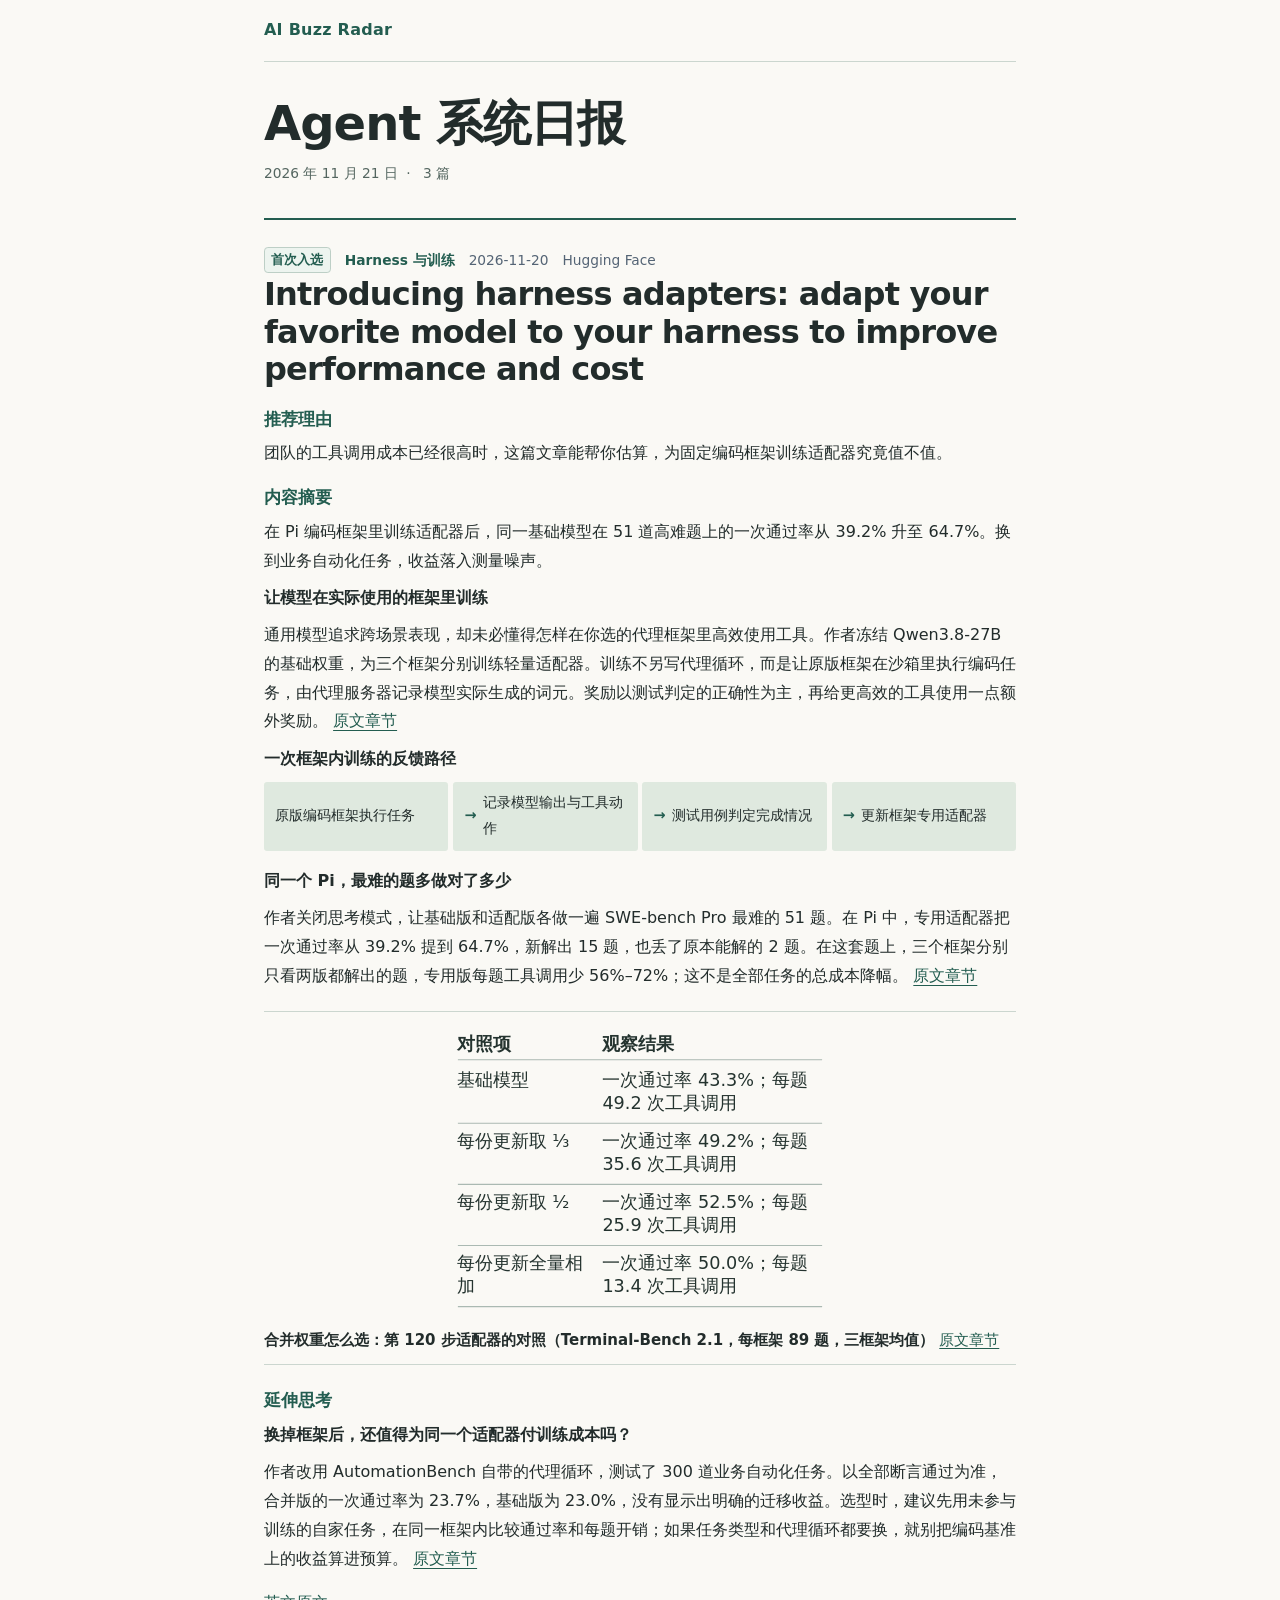
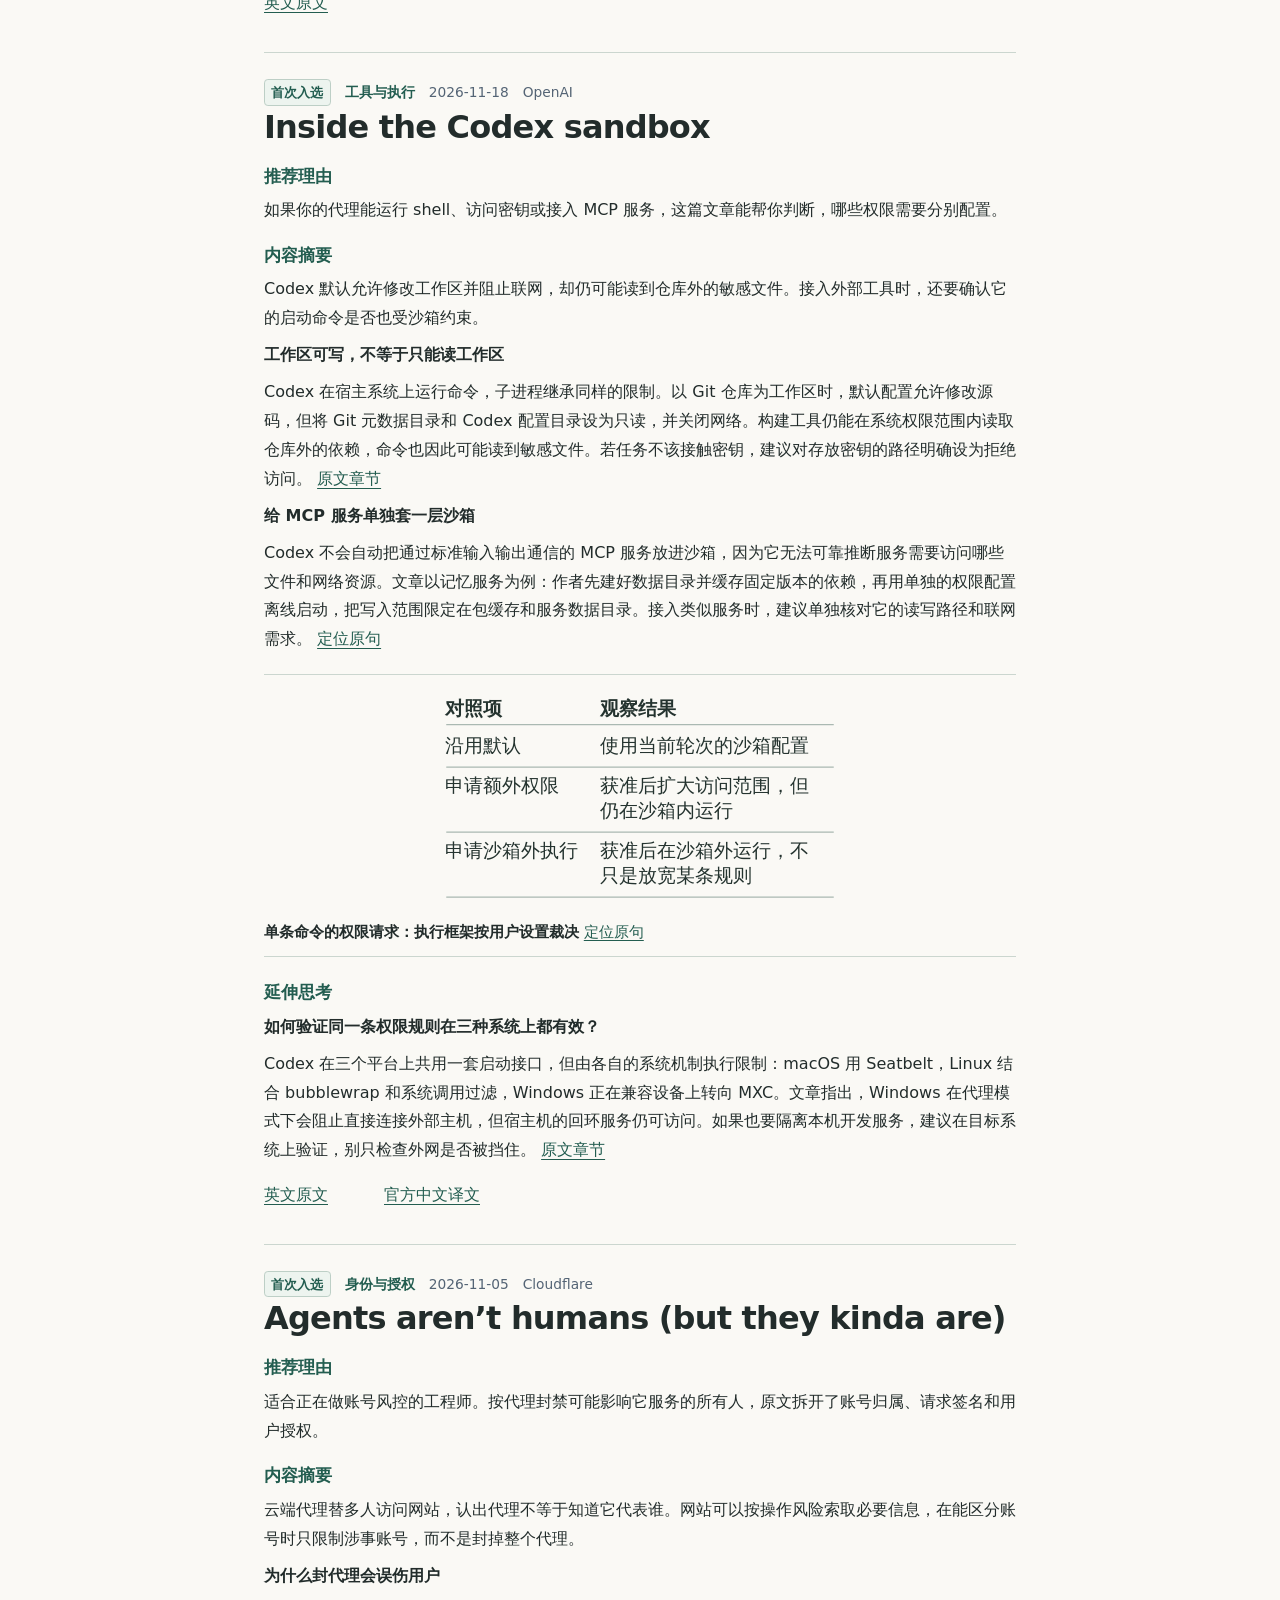
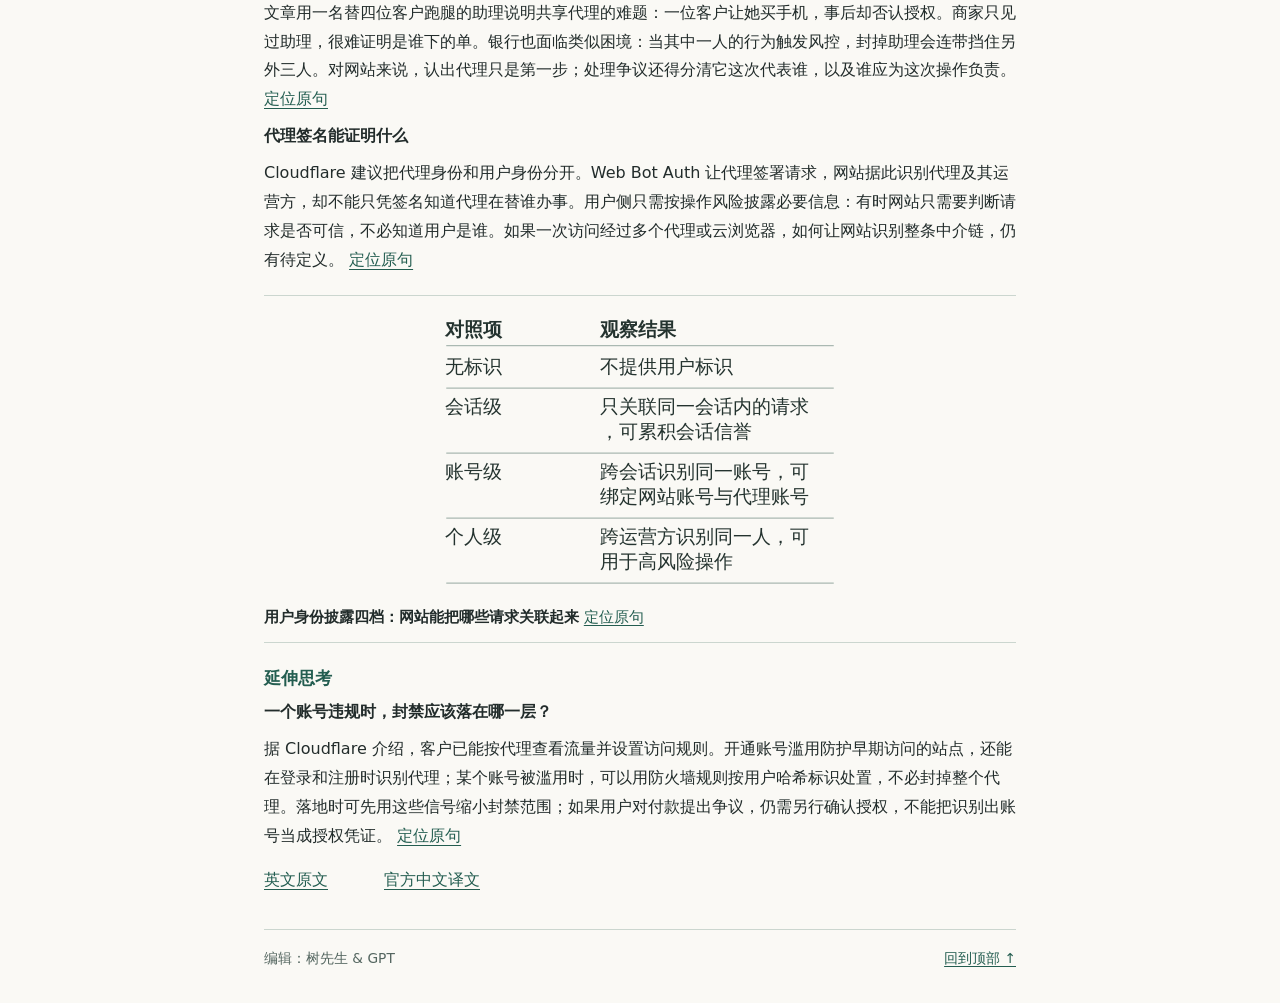
<file: examples/agent-reading-2026-11-21.html>
<!doctype html>
<html lang="zh-CN"><head><meta charset="utf-8"><meta name="viewport" content="width=device-width, initial-scale=1">
<title data-en="Agent Systems Daily · 2026-11-21 | AI Buzz Radar">Agent 系统日报 · 2026-11-21 | AI Buzz Radar</title><style>:root{color-scheme:light;--ink:#222c2b;--pine:#235d50;--muted:#546660;--rule:#cbd6cf;--paper:#faf9f5}
*{box-sizing:border-box}
body{margin:0;color:var(--ink);background:var(--paper);font:16px/1.8 system-ui,"PingFang SC","Microsoft YaHei",sans-serif}
main{width:min(47rem,calc(100% - 2.5rem));margin:auto}
header,footer{display:flex;justify-content:space-between;align-items:baseline;gap:1rem;padding:1rem 0;border-bottom:1px solid var(--rule)}
.brand{font-weight:750;letter-spacing:.015em;text-decoration:none}
a{color:var(--pine);text-underline-offset:.23em}
a:focus-visible{outline:2px solid var(--pine);outline-offset:3px}
.mast{padding:2.1rem 0 1.5rem;border-bottom:2px solid var(--pine)}
h1,h2,h3{line-height:1.35;text-wrap:pretty}
h1{font-family:inherit;font-size:clamp(2rem,6vw,3rem);font-weight:700;line-height:1.2;letter-spacing:-.02em;margin:0 0 .45rem}
.mast p,.meta,footer{font-size:.86rem;color:var(--muted)}.mast span{padding:0 .25rem}
article{padding:1.65rem 0;border-bottom:1px solid var(--rule);overflow-wrap:anywhere}
h2{font-size:clamp(1.45rem,3.6vw,2rem);margin:.18rem 0 .65rem;line-height:1.18;letter-spacing:-.025em}p{margin:.52rem 0}
.meta{margin:0;color:#546475}.meta strong{color:var(--pine)}.full{font-size:.88rem;margin-bottom:0}
.meta em{display:inline-block;padding:.05em .5em;border:1px solid #bdcfc6;border-radius:.3em;background:#edf4ef;color:var(--pine);font-size:.8rem;font-style:normal;font-weight:650;white-space:nowrap}
article h3{font-size:1.08rem;font-weight:700;color:var(--pine);margin:1.15rem 0 .25rem}
blockquote{font-size:.9rem;margin:.6rem 0;color:#795d28}footer{border:0;padding-bottom:2rem}
@media(max-width:420px){main{width:calc(100% - 2rem)}.mast{padding:1.45rem 0 1rem}article{padding:1.2rem 0}}
.process{display:flex;flex-wrap:wrap;align-items:stretch;list-style:none;margin:.4rem 0 1rem;padding:0;gap:.3rem}
.process li{flex:1 1 6rem;display:flex;align-items:center;gap:.4rem;border-radius:.2rem;background:#dfe9df;padding:.55rem .7rem;font-size:.9rem}
.process li+li::before{content:"→";font-weight:700;color:var(--pine)}
@media(max-width:480px){.process{display:block}.process li+li{margin-top:.3rem}.process li+li::before{content:"↓"}}
.full{display:flex;flex-wrap:wrap;gap:0 1.25rem;font-size:1rem}
.full a{display:inline-flex;align-items:center;min-height:44px}
@media(max-width:480px){h2{line-height:1.32}footer{flex-wrap:wrap}}
figure{margin:1.25rem 0 1.5rem;padding:1rem 0 .75rem;border-block:1px solid var(--rule)}
figure img{display:block;width:auto;height:auto;max-width:min(100%,25rem);max-height:min(18rem,36vh);max-height:min(18rem,36svh);margin:0 auto}
figcaption{margin:.85rem auto 0;font-size:.9375rem;line-height:1.55;color:var(--muted)}
figcaption strong{color:var(--ink)}
.publisher-figure img{max-width:100%}
.enlarge-image{display:block;width:fit-content;max-width:100%;margin:0 auto;border:0;background:transparent;padding:0;cursor:zoom-in}
.enlarge-image:focus-visible{outline:2px solid var(--pine);outline-offset:4px}
.image-viewer{padding:0;border:1px solid var(--rule);max-width:calc(100vw - 1rem);background:white}
.image-viewer::backdrop{background:rgb(0 0 0 / .65)}
.image-viewer form{display:flex;justify-content:flex-end;border-bottom:1px solid var(--rule)}
.image-viewer button{padding:.6rem 1rem;background:white;border:0;color:var(--pine);font:inherit;cursor:pointer}
.image-viewport{max-height:76vh;overflow:auto}
.image-viewport img{display:block;width:auto;height:auto;max-width:none}
.language-switch{display:flex;align-items:center;gap:.15rem;border:1px solid var(--rule);border-radius:.45rem;padding:.125rem}
.language-switch[hidden]{display:none}
.language-switch button{min-height:2.75rem;padding:.2rem .75rem;border:0;border-radius:.3rem;background:transparent;color:var(--muted);font:inherit;font-size:.9rem;cursor:pointer}
.language-switch button[aria-pressed="true"]{background:var(--pine);color:white;font-weight:650}
.language-switch button:focus-visible{outline:2px solid var(--pine);outline-offset:2px}
</style></head>
<body><main><header><a class="brand" href="index.html" data-follow-language>AI Buzz Radar</a>
</header>
<div class="mast"><h1 data-en="Agent Systems Daily">Agent 系统日报</h1><p><time datetime="2026-11-21" data-en="November 21, 2026">2026 年 11 月 21 日</time> <span>·</span> <span data-en="3 articles">3 篇</span></p></div>
<article><p class="meta"><em>首次入选</em>　<strong>Harness 与训练</strong>　2026-11-20　Hugging Face</p>
<h2>Introducing harness adapters: adapt your favorite model to your harness to improve performance and cost</h2>
<h3>推荐理由</h3>
<p>团队的工具调用成本已经很高时，这篇文章能帮你估算，为固定编码框架训练适配器究竟值不值。</p>
<h3>内容摘要</h3>
<p>在 Pi 编码框架里训练适配器后，同一基础模型在 51 道高难题上的一次通过率从 39.2% 升至 64.7%。换到业务自动化任务，收益落入测量噪声。</p>
<p><strong>让模型在实际使用的框架里训练</strong></p>
<p>通用模型追求跨场景表现，却未必懂得怎样在你选的代理框架里高效使用工具。作者冻结 Qwen3.8-27B 的基础权重，为三个框架分别训练轻量适配器。训练不另写代理循环，而是让原版框架在沙箱里执行编码任务，由代理服务器记录模型实际生成的词元。奖励以测试判定的正确性为主，再给更高效的工具使用一点额外奖励。 <a href="https://huggingface.co/blog/harness-adapters-at-scale#training-inside-agent-harnesses">原文章节</a></p>
<p><strong>一次框架内训练的反馈路径</strong></p>
<ol class="process">
<li>原版编码框架执行任务</li>
<li>记录模型输出与工具动作</li>
<li>测试用例判定完成情况</li>
<li>更新框架专用适配器</li>
</ol>
<p><strong>同一个 Pi，最难的题多做对了多少</strong></p>
<p>作者关闭思考模式，让基础版和适配版各做一遍 SWE-bench Pro 最难的 51 题。在 Pi 中，专用适配器把一次通过率从 39.2% 提到 64.7%，新解出 15 题，也丢了原本能解的 2 题。在这套题上，三个框架分别只看两版都解出的题，专用版每题工具调用少 56%–72%；这不是全部任务的总成本降幅。 <a href="https://huggingface.co/blog/harness-adapters-at-scale#final-evaluation-results">原文章节</a></p>
<figure><img alt="基础模型：一次通过率 43.3%；每题 49.2 次工具调用；每份更新取 ⅓：一次通过率 49.2%；每题 35.6 次工具调用；每份更新取 ½：一次通过率 52.5%；每题 25.9 次工具调用；每份更新全量相加：一次通过率 50.0%；每题 13.4 次工具调用。合并权重怎么选：第 120 步适配器的对照（Terminal-Bench 2.1，每框架 89 题，三框架均值）" src="[data-uri]"/><figcaption><strong>合并权重怎么选：第 120 步适配器的对照（Terminal-Bench 2.1，每框架 89 题，三框架均值）</strong> <a href="https://huggingface.co/blog/harness-adapters-at-scale#super-adapter-merging-all-adapters-into-one">原文章节</a></figcaption></figure>

<h3>延伸思考</h3>
<p><strong>换掉框架后，还值得为同一个适配器付训练成本吗？</strong></p>
<p>作者改用 AutomationBench 自带的代理循环，测试了 300 道业务自动化任务。以全部断言通过为准，合并版的一次通过率为 23.7%，基础版为 23.0%，没有显示出明确的迁移收益。选型时，建议先用未参与训练的自家任务，在同一框架内比较通过率和每题开销；如果任务类型和代理循环都要换，就别把编码基准上的收益算进预算。 <a href="https://huggingface.co/blog/harness-adapters-at-scale#evaluation-on-out-of-distribution-tasks-and-setup">原文章节</a></p>
<p class="full"><a href="https://huggingface.co/blog/harness-adapters-at-scale">英文原文</a></p>
</article><article><p class="meta"><em>首次入选</em>　<strong>工具与执行</strong>　2026-11-18　OpenAI</p>
<h2>Inside the Codex sandbox</h2>
<h3>推荐理由</h3>
<p>如果你的代理能运行 shell、访问密钥或接入 MCP 服务，这篇文章能帮你判断，哪些权限需要分别配置。</p>
<h3>内容摘要</h3>
<p>Codex 默认允许修改工作区并阻止联网，却仍可能读到仓库外的敏感文件。接入外部工具时，还要确认它的启动命令是否也受沙箱约束。</p>
<p><strong>工作区可写，不等于只能读工作区</strong></p>
<p>Codex 在宿主系统上运行命令，子进程继承同样的限制。以 Git 仓库为工作区时，默认配置允许修改源码，但将 Git 元数据目录和 Codex 配置目录设为只读，并关闭网络。构建工具仍能在系统权限范围内读取仓库外的依赖，命令也因此可能读到敏感文件。若任务不该接触密钥，建议对存放密钥的路径明确设为拒绝访问。 <a href="https://openai.com/en-US/index/inside-the-codex-sandbox/#choosing-the-sandbox-boundaries">原文章节</a></p>
<p><strong>给 MCP 服务单独套一层沙箱</strong></p>
<p>Codex 不会自动把通过标准输入输出通信的 MCP 服务放进沙箱，因为它无法可靠推断服务需要访问哪些文件和网络资源。文章以记忆服务为例：作者先建好数据目录并缓存固定版本的依赖，再用单独的权限配置离线启动，把写入范围限定在包缓存和服务数据目录。接入类似服务时，建议单独核对它的读写路径和联网需求。 <a href="https://openai.com/en-US/index/inside-the-codex-sandbox/#:~:text=with%20writes%20limited%20to%20the%20npm%20cache">定位原句</a></p>
<figure><img alt="沿用默认：使用当前轮次的沙箱配置；申请额外权限：获准后扩大访问范围，但仍在沙箱内运行；申请沙箱外执行：获准后在沙箱外运行，不只是放宽某条规则。单条命令的权限请求：执行框架按用户设置裁决" src="[data-uri]"/><figcaption><strong>单条命令的权限请求：执行框架按用户设置裁决</strong> <a href="https://openai.com/en-US/index/inside-the-codex-sandbox/#:~:text=When%20use_default%20is%20specified%2C%20the%20harness%20uses%20the">定位原句</a></figcaption></figure>

<h3>延伸思考</h3>
<p><strong>如何验证同一条权限规则在三种系统上都有效？</strong></p>
<p>Codex 在三个平台上共用一套启动接口，但由各自的系统机制执行限制：macOS 用 Seatbelt，Linux 结合 bubblewrap 和系统调用过滤，Windows 正在兼容设备上转向 MXC。文章指出，Windows 在代理模式下会阻止直接连接外部主机，但宿主机的回环服务仍可访问。如果也要隔离本机开发服务，建议在目标系统上验证，别只检查外网是否被挡住。 <a href="https://openai.com/en-US/index/inside-the-codex-sandbox/#network-access">原文章节</a></p>
<p class="full"><a href="https://openai.com/en-US/index/inside-the-codex-sandbox/">英文原文</a>　<a href="https://openai.com/zh-Hans-CN/index/inside-the-codex-sandbox/">官方中文译文</a></p>
</article><article><p class="meta"><em>首次入选</em>　<strong>身份与授权</strong>　2026-11-05　Cloudflare</p>
<h2>Agents aren’t humans (but they kinda are)</h2>
<h3>推荐理由</h3>
<p>适合正在做账号风控的工程师。按代理封禁可能影响它服务的所有人，原文拆开了账号归属、请求签名和用户授权。</p>
<h3>内容摘要</h3>
<p>云端代理替多人访问网站，认出代理不等于知道它代表谁。网站可以按操作风险索取必要信息，在能区分账号时只限制涉事账号，而不是封掉整个代理。</p>
<p><strong>为什么封代理会误伤用户</strong></p>
<p>文章用一名替四位客户跑腿的助理说明共享代理的难题：一位客户让她买手机，事后却否认授权。商家只见过助理，很难证明是谁下的单。银行也面临类似困境：当其中一人的行为触发风控，封掉助理会连带挡住另外三人。对网站来说，认出代理只是第一步；处理争议还得分清它这次代表谁，以及谁应为这次操作负责。 <a href="https://blog.cloudflare.com/trusted-agent-delegation/#:~:text=the%20only%20person%20it%20can%20ban">定位原句</a></p>
<p><strong>代理签名能证明什么</strong></p>
<p>Cloudflare 建议把代理身份和用户身份分开。Web Bot Auth 让代理签署请求，网站据此识别代理及其运营方，却不能只凭签名知道代理在替谁办事。用户侧只需按操作风险披露必要信息：有时网站只需要判断请求是否可信，不必知道用户是谁。如果一次访问经过多个代理或云浏览器，如何让网站识别整条中介链，仍有待定义。 <a href="https://blog.cloudflare.com/trusted-agent-delegation/#:~:text=allows%20an%20Agent%20to%20sign%20its%20requests">定位原句</a></p>
<figure><img alt="无标识：不提供用户标识；会话级：只关联同一会话内的请求，可累积会话信誉；账号级：跨会话识别同一账号，可绑定网站账号与代理账号；个人级：跨运营方识别同一人，可用于高风险操作。用户身份披露四档：网站能把哪些请求关联起来" src="[data-uri]"/><figcaption><strong>用户身份披露四档：网站能把哪些请求关联起来</strong> <a href="https://blog.cloudflare.com/trusted-agent-delegation/#:~:text=When%20discussing%20Agent%20Identity%2C%20Web%20Bot%20Auth%20%28WBA%29">定位原句</a></figcaption></figure>

<h3>延伸思考</h3>
<p><strong>一个账号违规时，封禁应该落在哪一层？</strong></p>
<p>据 Cloudflare 介绍，客户已能按代理查看流量并设置访问规则。开通账号滥用防护早期访问的站点，还能在登录和注册时识别代理；某个账号被滥用时，可以用防火墙规则按用户哈希标识处置，不必封掉整个代理。落地时可先用这些信号缩小封禁范围；如果用户对付款提出争议，仍需另行确认授权，不能把识别出账号当成授权凭证。 <a href="https://blog.cloudflare.com/trusted-agent-delegation/#:~:text=a%20WAF%20rule%20on%20its%20Hashed%20User%20ID">定位原句</a></p>
<p class="full"><a href="https://blog.cloudflare.com/trusted-agent-delegation/">英文原文</a>　<a href="https://blog.cloudflare.com/zh-cn/trusted-agent-delegation">官方中文译文</a></p>
</article>
<footer><span data-en="Mr.Tree with GPT">编辑：树先生 &amp; GPT</span><a href="#" data-en="Back to top ↑">回到顶部 ↑</a></footer></main>


</body></html>
</file>
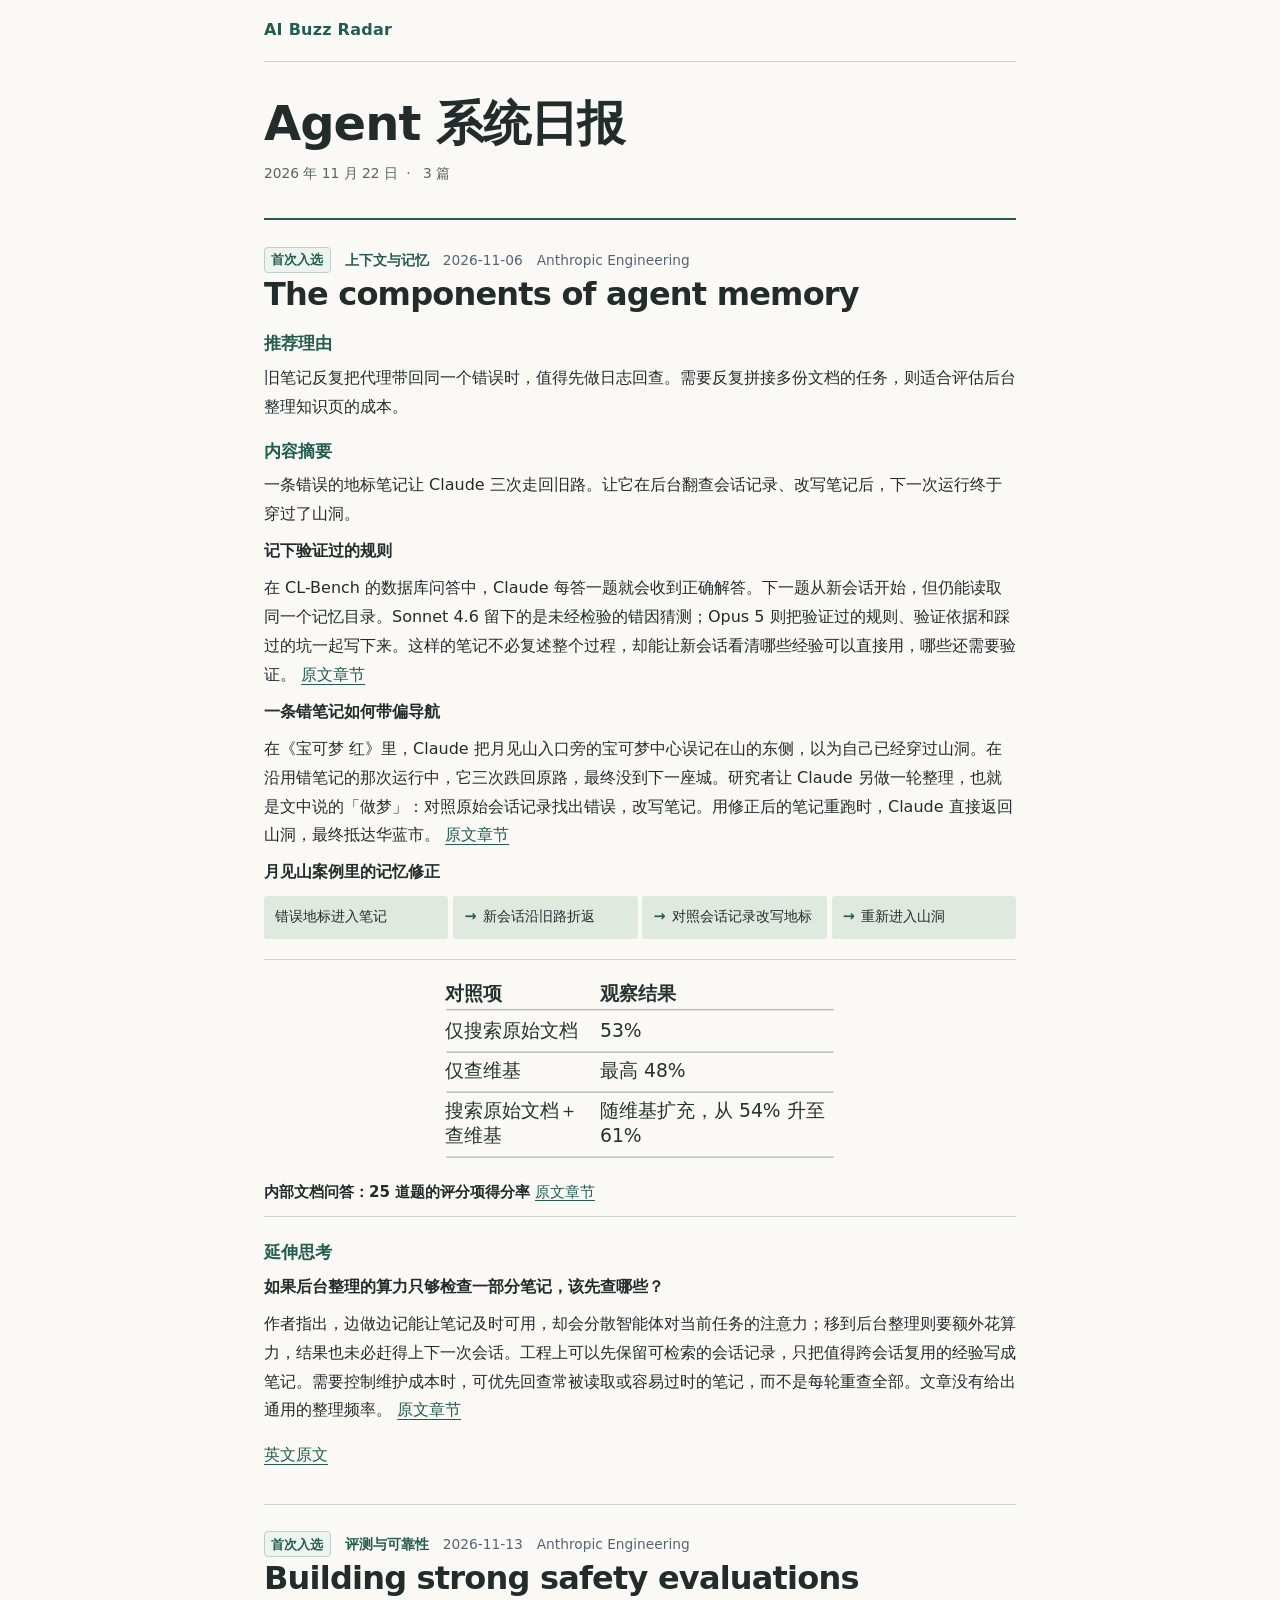
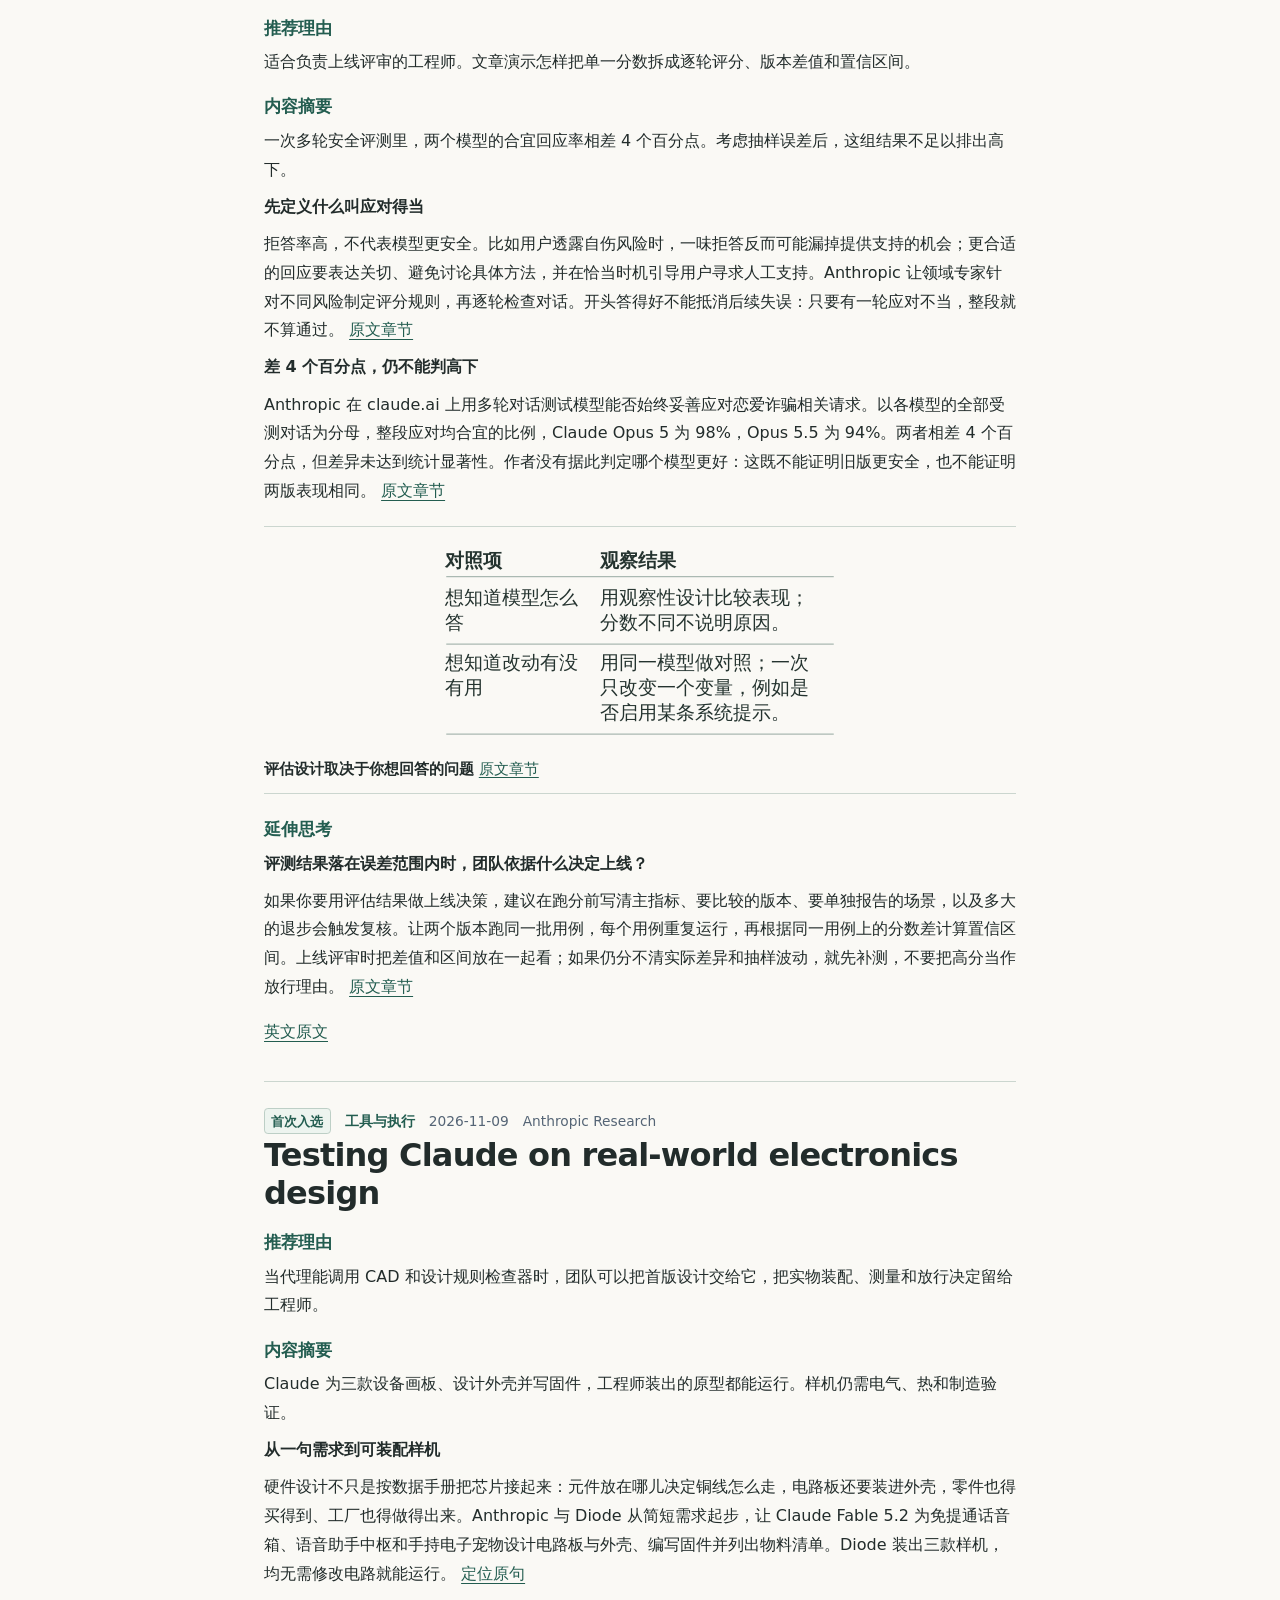
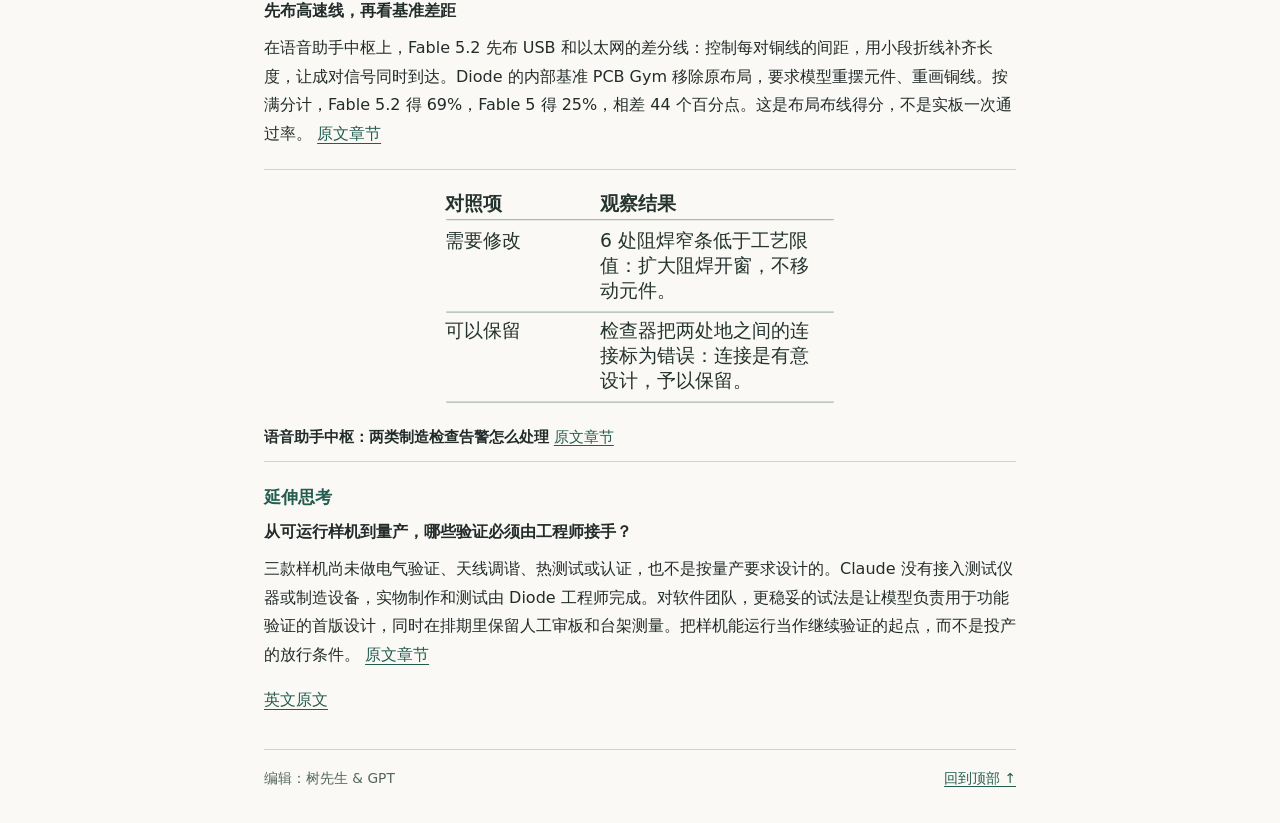
<file: examples/agent-reading-2026-11-22.html>
<!doctype html>
<html lang="zh-CN"><head><meta charset="utf-8"><meta name="viewport" content="width=device-width, initial-scale=1">
<title data-en="Agent Systems Daily · 2026-11-22 | AI Buzz Radar">Agent 系统日报 · 2026-11-22 | AI Buzz Radar</title><style>:root{color-scheme:light;--ink:#222c2b;--pine:#235d50;--muted:#546660;--rule:#cbd6cf;--paper:#faf9f5}
*{box-sizing:border-box}
body{margin:0;color:var(--ink);background:var(--paper);font:16px/1.8 system-ui,"PingFang SC","Microsoft YaHei",sans-serif}
main{width:min(47rem,calc(100% - 2.5rem));margin:auto}
header,footer{display:flex;justify-content:space-between;align-items:baseline;gap:1rem;padding:1rem 0;border-bottom:1px solid var(--rule)}
.brand{font-weight:750;letter-spacing:.015em;text-decoration:none}
a{color:var(--pine);text-underline-offset:.23em}
a:focus-visible{outline:2px solid var(--pine);outline-offset:3px}
.mast{padding:2.1rem 0 1.5rem;border-bottom:2px solid var(--pine)}
h1,h2,h3{line-height:1.35;text-wrap:pretty}
h1{font-family:inherit;font-size:clamp(2rem,6vw,3rem);font-weight:700;line-height:1.2;letter-spacing:-.02em;margin:0 0 .45rem}
.mast p,.meta,footer{font-size:.86rem;color:var(--muted)}.mast span{padding:0 .25rem}
article{padding:1.65rem 0;border-bottom:1px solid var(--rule);overflow-wrap:anywhere}
h2{font-size:clamp(1.45rem,3.6vw,2rem);margin:.18rem 0 .65rem;line-height:1.18;letter-spacing:-.025em}p{margin:.52rem 0}
.meta{margin:0;color:#546475}.meta strong{color:var(--pine)}.full{font-size:.88rem;margin-bottom:0}
.meta em{display:inline-block;padding:.05em .5em;border:1px solid #bdcfc6;border-radius:.3em;background:#edf4ef;color:var(--pine);font-size:.8rem;font-style:normal;font-weight:650;white-space:nowrap}
article h3{font-size:1.08rem;font-weight:700;color:var(--pine);margin:1.15rem 0 .25rem}
blockquote{font-size:.9rem;margin:.6rem 0;color:#795d28}footer{border:0;padding-bottom:2rem}
@media(max-width:420px){main{width:calc(100% - 2rem)}.mast{padding:1.45rem 0 1rem}article{padding:1.2rem 0}}
.process{display:flex;flex-wrap:wrap;align-items:stretch;list-style:none;margin:.4rem 0 1rem;padding:0;gap:.3rem}
.process li{flex:1 1 6rem;display:flex;align-items:center;gap:.4rem;border-radius:.2rem;background:#dfe9df;padding:.55rem .7rem;font-size:.9rem}
.process li+li::before{content:"→";font-weight:700;color:var(--pine)}
@media(max-width:480px){.process{display:block}.process li+li{margin-top:.3rem}.process li+li::before{content:"↓"}}
.full{display:flex;flex-wrap:wrap;gap:0 1.25rem;font-size:1rem}
.full a{display:inline-flex;align-items:center;min-height:44px}
@media(max-width:480px){h2{line-height:1.32}footer{flex-wrap:wrap}}
figure{margin:1.25rem 0 1.5rem;padding:1rem 0 .75rem;border-block:1px solid var(--rule)}
figure img{display:block;width:auto;height:auto;max-width:min(100%,25rem);max-height:min(18rem,36vh);max-height:min(18rem,36svh);margin:0 auto}
figcaption{margin:.85rem auto 0;font-size:.9375rem;line-height:1.55;color:var(--muted)}
figcaption strong{color:var(--ink)}
.publisher-figure img{max-width:100%}
.enlarge-image{display:block;width:fit-content;max-width:100%;margin:0 auto;border:0;background:transparent;padding:0;cursor:zoom-in}
.enlarge-image:focus-visible{outline:2px solid var(--pine);outline-offset:4px}
.image-viewer{padding:0;border:1px solid var(--rule);max-width:calc(100vw - 1rem);background:white}
.image-viewer::backdrop{background:rgb(0 0 0 / .65)}
.image-viewer form{display:flex;justify-content:flex-end;border-bottom:1px solid var(--rule)}
.image-viewer button{padding:.6rem 1rem;background:white;border:0;color:var(--pine);font:inherit;cursor:pointer}
.image-viewport{max-height:76vh;overflow:auto}
.image-viewport img{display:block;width:auto;height:auto;max-width:none}
.language-switch{display:flex;align-items:center;gap:.15rem;border:1px solid var(--rule);border-radius:.45rem;padding:.125rem}
.language-switch[hidden]{display:none}
.language-switch button{min-height:2.75rem;padding:.2rem .75rem;border:0;border-radius:.3rem;background:transparent;color:var(--muted);font:inherit;font-size:.9rem;cursor:pointer}
.language-switch button[aria-pressed="true"]{background:var(--pine);color:white;font-weight:650}
.language-switch button:focus-visible{outline:2px solid var(--pine);outline-offset:2px}
</style></head>
<body><main><header><a class="brand" href="index.html" data-follow-language>AI Buzz Radar</a>
</header>
<div class="mast"><h1 data-en="Agent Systems Daily">Agent 系统日报</h1><p><time datetime="2026-11-22" data-en="November 22, 2026">2026 年 11 月 22 日</time> <span>·</span> <span data-en="3 articles">3 篇</span></p></div>
<article><p class="meta"><em>首次入选</em>　<strong>上下文与记忆</strong>　2026-11-06　Anthropic Engineering</p>
<h2>The components of agent memory</h2>
<h3>推荐理由</h3>
<p>旧笔记反复把代理带回同一个错误时，值得先做日志回查。需要反复拼接多份文档的任务，则适合评估后台整理知识页的成本。</p>
<h3>内容摘要</h3>
<p>一条错误的地标笔记让 Claude 三次走回旧路。让它在后台翻查会话记录、改写笔记后，下一次运行终于穿过了山洞。</p>
<p><strong>记下验证过的规则</strong></p>
<p>在 CL-Bench 的数据库问答中，Claude 每答一题就会收到正确解答。下一题从新会话开始，但仍能读取同一个记忆目录。Sonnet 4.6 留下的是未经检验的错因猜测；Opus 5 则把验证过的规则、验证依据和踩过的坑一起写下来。这样的笔记不必复述整个过程，却能让新会话看清哪些经验可以直接用，哪些还需要验证。 <a href="https://www.anthropic.com/research/components-of-agent-memory#memory-can-be-a-prediction-about-what-the-future-will-need">原文章节</a></p>
<p><strong>一条错笔记如何带偏导航</strong></p>
<p>在《宝可梦 红》里，Claude 把月见山入口旁的宝可梦中心误记在山的东侧，以为自己已经穿过山洞。在沿用错笔记的那次运行中，它三次跌回原路，最终没到下一座城。研究者让 Claude 另做一轮整理，也就是文中说的「做梦」：对照原始会话记录找出错误，改写笔记。用修正后的笔记重跑时，Claude 直接返回山洞，最终抵达华蓝市。 <a href="https://www.anthropic.com/research/components-of-agent-memory#dreaming-can-correct-memory">原文章节</a></p>
<p><strong>月见山案例里的记忆修正</strong></p>
<ol class="process">
<li>错误地标进入笔记</li>
<li>新会话沿旧路折返</li>
<li>对照会话记录改写地标</li>
<li>重新进入山洞</li>
</ol>
<figure><img alt="仅搜索原始文档：53%；仅查维基：最高 48%；搜索原始文档＋查维基：随维基扩充，从 54% 升至 61%。内部文档问答：25 道题的评分项得分率" src="[data-uri]"/><figcaption><strong>内部文档问答：25 道题的评分项得分率</strong> <a href="https://www.anthropic.com/research/components-of-agent-memory#dreaming-can-build-new-memory-representations">原文章节</a></figcaption></figure>

<h3>延伸思考</h3>
<p><strong>如果后台整理的算力只够检查一部分笔记，该先查哪些？</strong></p>
<p>作者指出，边做边记能让笔记及时可用，却会分散智能体对当前任务的注意力；移到后台整理则要额外花算力，结果也未必赶得上下一次会话。工程上可以先保留可检索的会话记录，只把值得跨会话复用的经验写成笔记。需要控制维护成本时，可优先回查常被读取或容易过时的笔记，而不是每轮重查全部。文章没有给出通用的整理频率。 <a href="https://www.anthropic.com/research/components-of-agent-memory#thinking-backward-looking-forward">原文章节</a></p>
<p class="full"><a href="https://www.anthropic.com/research/components-of-agent-memory">英文原文</a></p>
</article><article><p class="meta"><em>首次入选</em>　<strong>评测与可靠性</strong>　2026-11-13　Anthropic Engineering</p>
<h2>Building strong safety evaluations</h2>
<h3>推荐理由</h3>
<p>适合负责上线评审的工程师。文章演示怎样把单一分数拆成逐轮评分、版本差值和置信区间。</p>
<h3>内容摘要</h3>
<p>一次多轮安全评测里，两个模型的合宜回应率相差 4 个百分点。考虑抽样误差后，这组结果不足以排出高下。</p>
<p><strong>先定义什么叫应对得当</strong></p>
<p>拒答率高，不代表模型更安全。比如用户透露自伤风险时，一味拒答反而可能漏掉提供支持的机会；更合适的回应要表达关切、避免讨论具体方法，并在恰当时机引导用户寻求人工支持。Anthropic 让领域专家针对不同风险制定评分规则，再逐轮检查对话。开头答得好不能抵消后续失误：只要有一轮应对不当，整段就不算通过。 <a href="https://www.anthropic.com/research/building-strong-safety-evaluations#measure-what-you-mean-to-measure">原文章节</a></p>
<p><strong>差 4 个百分点，仍不能判高下</strong></p>
<p>Anthropic 在 claude.ai 上用多轮对话测试模型能否始终妥善应对恋爱诈骗相关请求。以各模型的全部受测对话为分母，整段应对均合宜的比例，Claude Opus 5 为 98%，Opus 5.5 为 94%。两者相差 4 个百分点，但差异未达到统计显著性。作者没有据此判定哪个模型更好：这既不能证明旧版更安全，也不能证明两版表现相同。 <a href="https://www.anthropic.com/research/building-strong-safety-evaluations#report-statistics-fully">原文章节</a></p>
<figure><img alt="想知道模型怎么答：用观察性设计比较表现；分数不同不说明原因。；想知道改动有没有用：用同一模型做对照；一次只改变一个变量，例如是否启用某条系统提示。。评估设计取决于你想回答的问题" src="[data-uri]"/><figcaption><strong>评估设计取决于你想回答的问题</strong> <a href="https://www.anthropic.com/research/building-strong-safety-evaluations#match-the-design-to-the-question">原文章节</a></figcaption></figure>

<h3>延伸思考</h3>
<p><strong>评测结果落在误差范围内时，团队依据什么决定上线？</strong></p>
<p>如果你要用评估结果做上线决策，建议在跑分前写清主指标、要比较的版本、要单独报告的场景，以及多大的退步会触发复核。让两个版本跑同一批用例，每个用例重复运行，再根据同一用例上的分数差计算置信区间。上线评审时把差值和区间放在一起看；如果仍分不清实际差异和抽样波动，就先补测，不要把高分当作放行理由。 <a href="https://www.anthropic.com/research/building-strong-safety-evaluations#preregister">原文章节</a></p>
<p class="full"><a href="https://www.anthropic.com/research/building-strong-safety-evaluations">英文原文</a></p>
</article><article><p class="meta"><em>首次入选</em>　<strong>工具与执行</strong>　2026-11-09　Anthropic Research</p>
<h2>Testing Claude on real-world electronics design</h2>
<h3>推荐理由</h3>
<p>当代理能调用 CAD 和设计规则检查器时，团队可以把首版设计交给它，把实物装配、测量和放行决定留给工程师。</p>
<h3>内容摘要</h3>
<p>Claude 为三款设备画板、设计外壳并写固件，工程师装出的原型都能运行。样机仍需电气、热和制造验证。</p>
<p><strong>从一句需求到可装配样机</strong></p>
<p>硬件设计不只是按数据手册把芯片接起来：元件放在哪儿决定铜线怎么走，电路板还要装进外壳，零件也得买得到、工厂也得做得出来。Anthropic 与 Diode 从简短需求起步，让 Claude Fable 5.2 为免提通话音箱、语音助手中枢和手持电子宠物设计电路板与外壳、编写固件并列出物料清单。Diode 装出三款样机，均无需修改电路就能运行。 <a href="https://www.anthropic.com/research/claude-electronics-design#:~:text=worked%20without%20any%20fixes%20to%20their%20circuitry">定位原句</a></p>
<p><strong>先布高速线，再看基准差距</strong></p>
<p>在语音助手中枢上，Fable 5.2 先布 USB 和以太网的差分线：控制每对铜线的间距，用小段折线补齐长度，让成对信号同时到达。Diode 的内部基准 PCB Gym 移除原布局，要求模型重摆元件、重画铜线。按满分计，Fable 5.2 得 69%，Fable 5 得 25%，相差 44 个百分点。这是布局布线得分，不是实板一次通过率。 <a href="https://www.anthropic.com/research/claude-electronics-design#reasoning-through-geometric-problems">原文章节</a></p>
<figure><img alt="需要修改：6 处阻焊窄条低于工艺限值：扩大阻焊开窗，不移动元件。；可以保留：检查器把两处地之间的连接标为错误：连接是有意设计，予以保留。。语音助手中枢：两类制造检查告警怎么处理" src="[data-uri]"/><figcaption><strong>语音助手中枢：两类制造检查告警怎么处理</strong> <a href="https://www.anthropic.com/research/claude-electronics-design#designing-for-real-world-manufacturing">原文章节</a></figcaption></figure>

<h3>延伸思考</h3>
<p><strong>从可运行样机到量产，哪些验证必须由工程师接手？</strong></p>
<p>三款样机尚未做电气验证、天线调谐、热测试或认证，也不是按量产要求设计的。Claude 没有接入测试仪器或制造设备，实物制作和测试由 Diode 工程师完成。对软件团队，更稳妥的试法是让模型负责用于功能验证的首版设计，同时在排期里保留人工审板和台架测量。把样机能运行当作继续验证的起点，而不是投产的放行条件。 <a href="https://www.anthropic.com/research/claude-electronics-design#limitations-and-next-steps">原文章节</a></p>
<p class="full"><a href="https://www.anthropic.com/research/claude-electronics-design">英文原文</a></p>
</article>
<footer><span data-en="Mr.Tree with GPT">编辑：树先生 &amp; GPT</span><a href="#" data-en="Back to top ↑">回到顶部 ↑</a></footer></main>


</body></html>
</file>
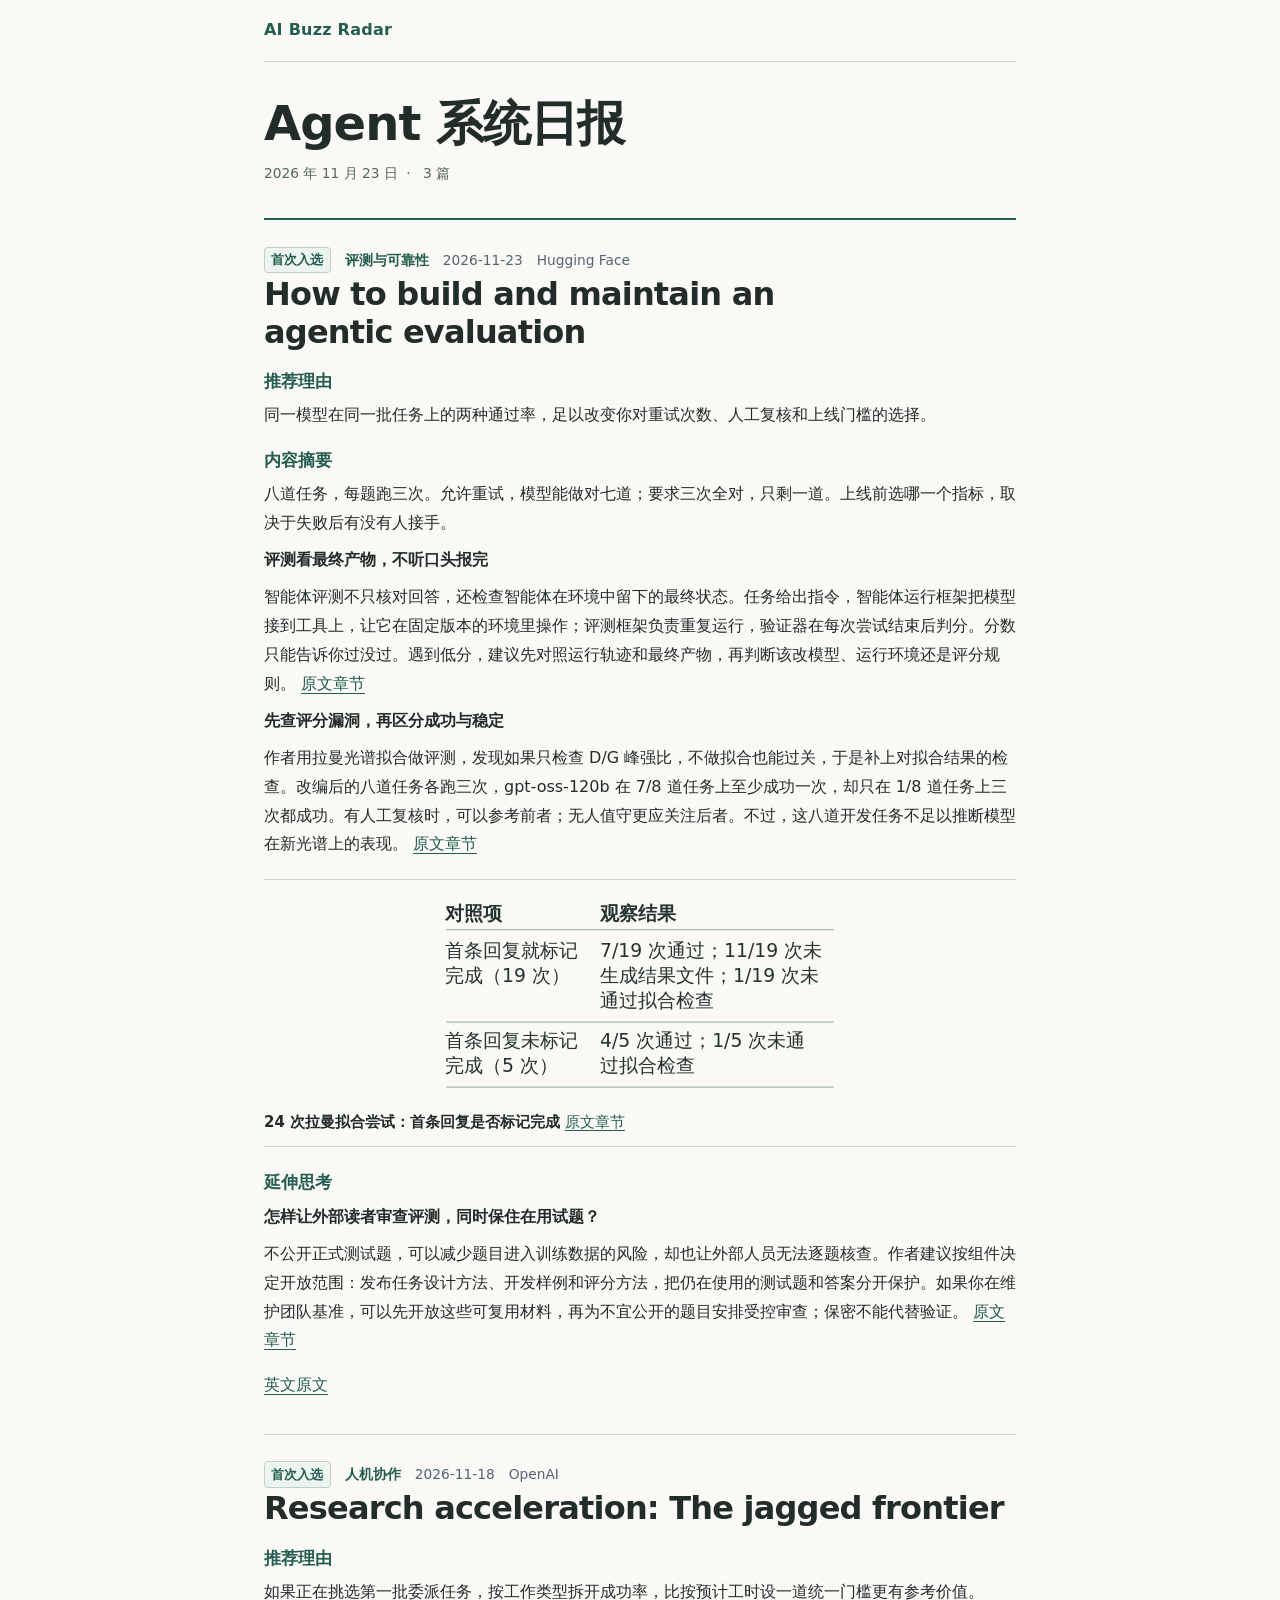
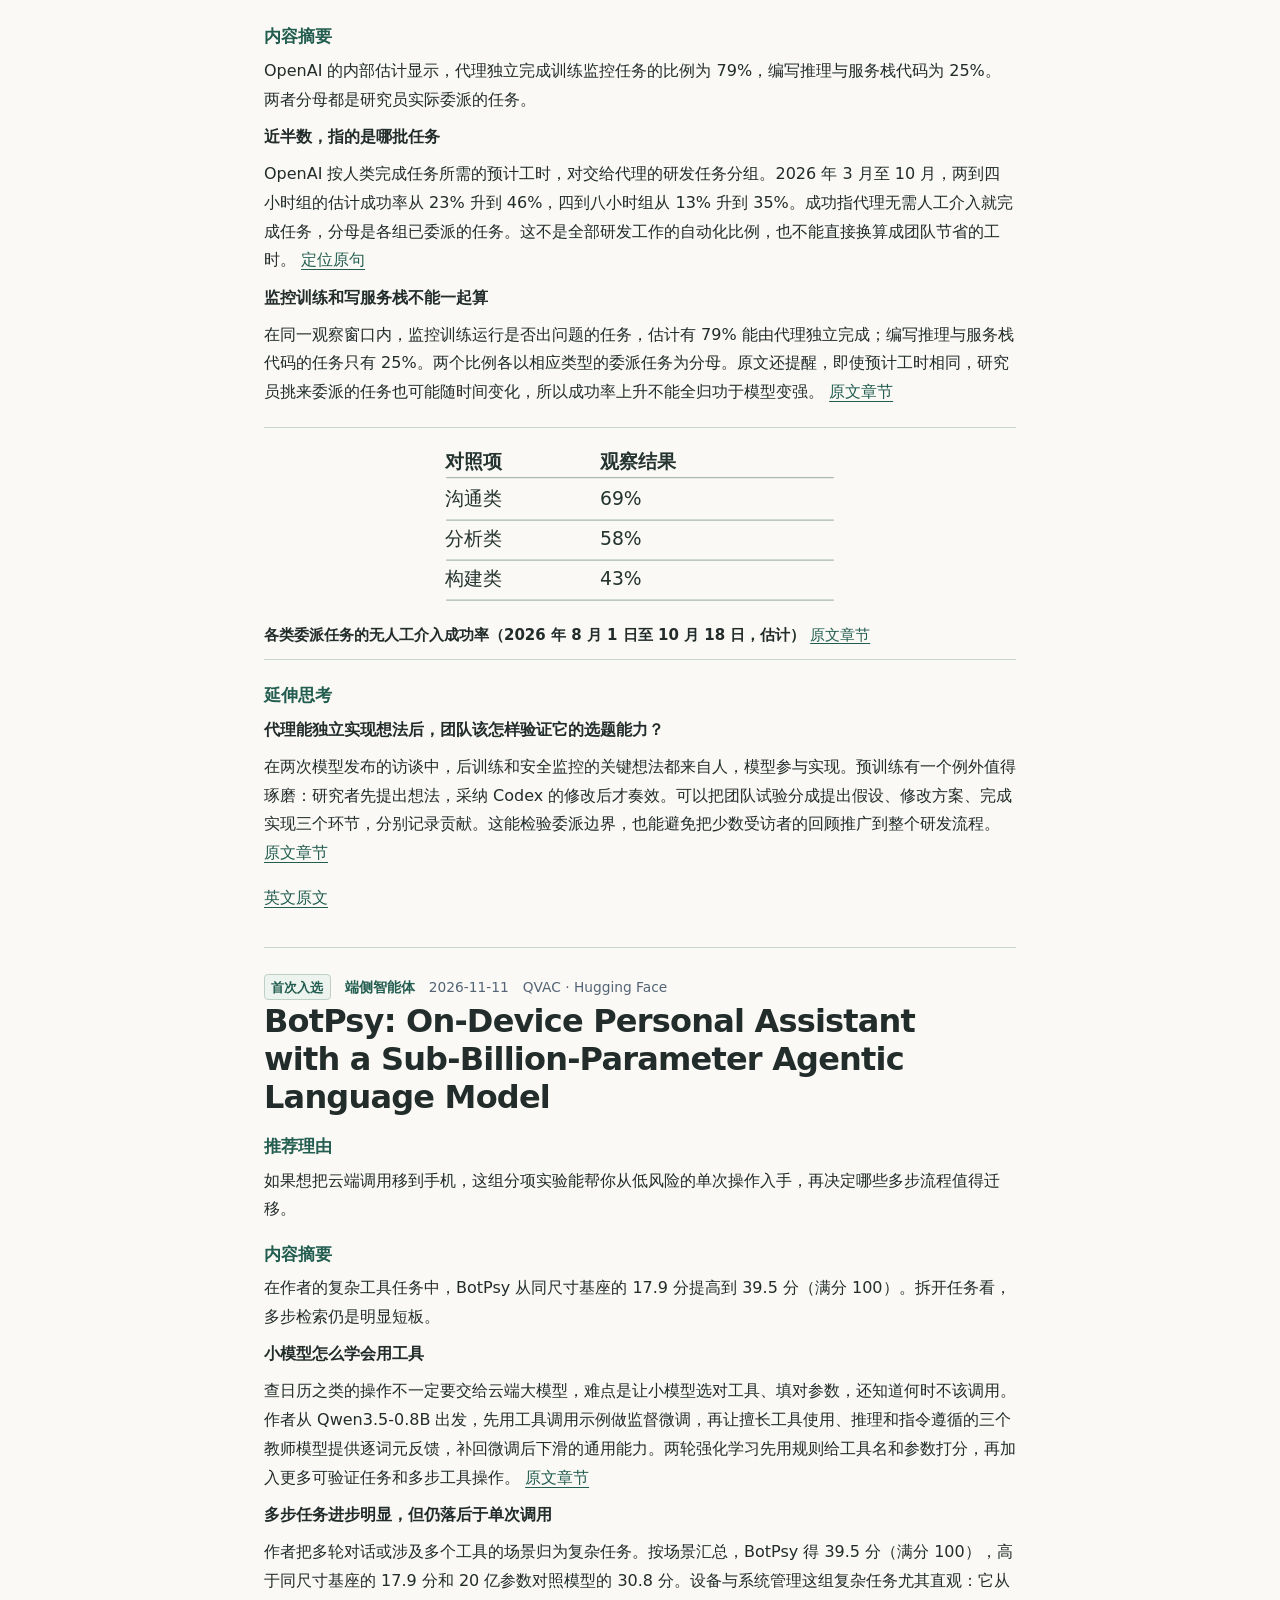
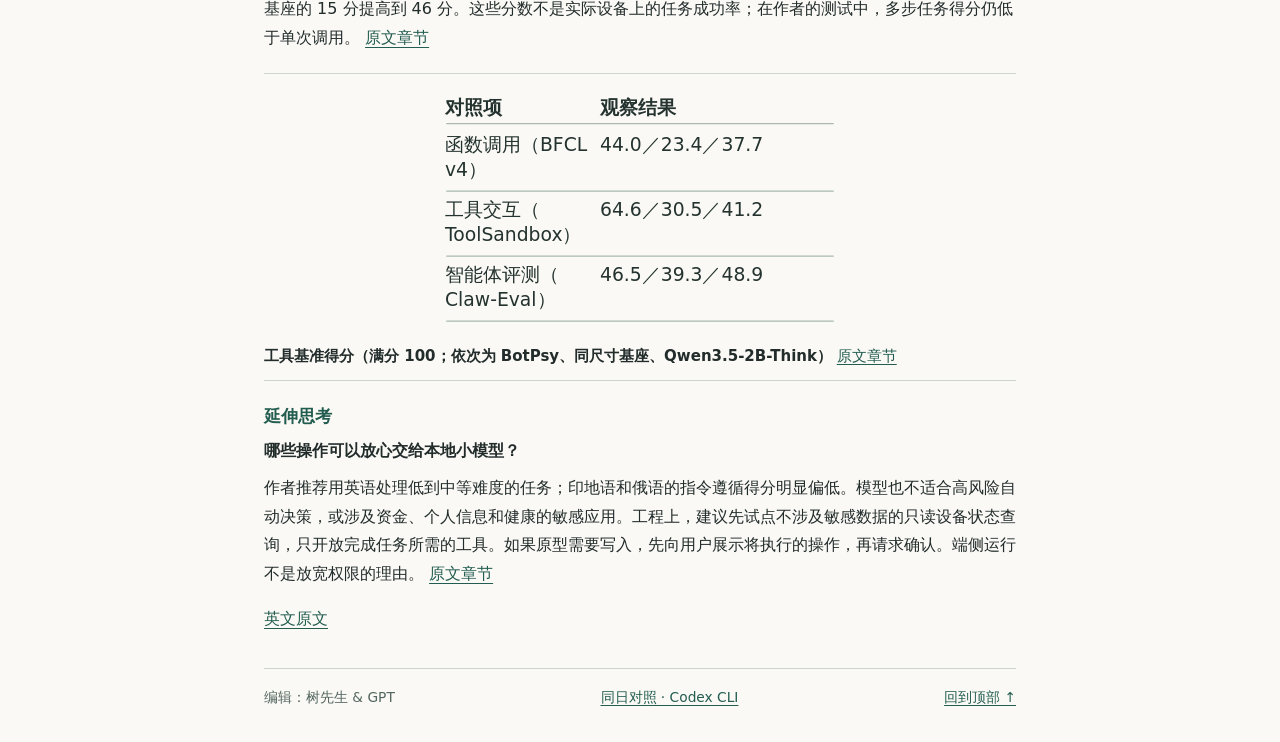
<file: examples/agent-reading-2026-11-23.html>
<!doctype html>
<html lang="zh-CN"><head><meta charset="utf-8"><meta name="viewport" content="width=device-width, initial-scale=1">
<title data-en="Agent Systems Daily · 2026-11-23 · Responses API | AI Buzz Radar">Agent 系统日报 · 2026-11-23 · Responses API | AI Buzz Radar</title><style>:root{color-scheme:light;--ink:#222c2b;--pine:#235d50;--muted:#546660;--rule:#cbd6cf;--paper:#faf9f5}
*{box-sizing:border-box}
body{margin:0;color:var(--ink);background:var(--paper);font:16px/1.8 system-ui,"PingFang SC","Microsoft YaHei",sans-serif}
main{width:min(47rem,calc(100% - 2.5rem));margin:auto}
header,footer{display:flex;justify-content:space-between;align-items:baseline;gap:1rem;padding:1rem 0;border-bottom:1px solid var(--rule)}
.brand{font-weight:750;letter-spacing:.015em;text-decoration:none}
a{color:var(--pine);text-underline-offset:.23em}
a:focus-visible{outline:2px solid var(--pine);outline-offset:3px}
.mast{padding:2.1rem 0 1.5rem;border-bottom:2px solid var(--pine)}
h1,h2,h3{line-height:1.35;text-wrap:pretty}
h1{font-family:inherit;font-size:clamp(2rem,6vw,3rem);font-weight:700;line-height:1.2;letter-spacing:-.02em;margin:0 0 .45rem}
.mast p,.meta,footer{font-size:.86rem;color:var(--muted)}.mast span{padding:0 .25rem}
article{padding:1.65rem 0;border-bottom:1px solid var(--rule);overflow-wrap:anywhere}
h2{font-size:clamp(1.45rem,3.6vw,2rem);margin:.18rem 0 .65rem;line-height:1.18;letter-spacing:-.025em}p{margin:.52rem 0}
.meta{margin:0;color:#546475}.meta strong{color:var(--pine)}.full{font-size:.88rem;margin-bottom:0}
.meta em{display:inline-block;padding:.05em .5em;border:1px solid #bdcfc6;border-radius:.3em;background:#edf4ef;color:var(--pine);font-size:.8rem;font-style:normal;font-weight:650;white-space:nowrap}
article h3{font-size:1.08rem;font-weight:700;color:var(--pine);margin:1.15rem 0 .25rem}
blockquote{font-size:.9rem;margin:.6rem 0;color:#795d28}footer{border:0;padding-bottom:2rem}
@media(max-width:420px){main{width:calc(100% - 2rem)}.mast{padding:1.45rem 0 1rem}article{padding:1.2rem 0}}
.process{display:flex;flex-wrap:wrap;align-items:stretch;list-style:none;margin:.4rem 0 1rem;padding:0;gap:.3rem}
.process li{flex:1 1 6rem;display:flex;align-items:center;gap:.4rem;border-radius:.2rem;background:#dfe9df;padding:.55rem .7rem;font-size:.9rem}
.process li+li::before{content:"→";font-weight:700;color:var(--pine)}
@media(max-width:480px){.process{display:block}.process li+li{margin-top:.3rem}.process li+li::before{content:"↓"}}
.full{display:flex;flex-wrap:wrap;gap:0 1.25rem;font-size:1rem}
.full a{display:inline-flex;align-items:center;min-height:44px}
@media(max-width:480px){h2{line-height:1.32}footer{flex-wrap:wrap}}
figure{margin:1.25rem 0 1.5rem;padding:1rem 0 .75rem;border-block:1px solid var(--rule)}
figure img{display:block;width:auto;height:auto;max-width:min(100%,25rem);max-height:min(18rem,36vh);max-height:min(18rem,36svh);margin:0 auto}
figcaption{margin:.85rem auto 0;font-size:.9375rem;line-height:1.55;color:var(--muted)}
figcaption strong{color:var(--ink)}
.publisher-figure img{max-width:100%}
.enlarge-image{display:block;width:fit-content;max-width:100%;margin:0 auto;border:0;background:transparent;padding:0;cursor:zoom-in}
.enlarge-image:focus-visible{outline:2px solid var(--pine);outline-offset:4px}
.image-viewer{padding:0;border:1px solid var(--rule);max-width:calc(100vw - 1rem);background:white}
.image-viewer::backdrop{background:rgb(0 0 0 / .65)}
.image-viewer form{display:flex;justify-content:flex-end;border-bottom:1px solid var(--rule)}
.image-viewer button{padding:.6rem 1rem;background:white;border:0;color:var(--pine);font:inherit;cursor:pointer}
.image-viewport{max-height:76vh;overflow:auto}
.image-viewport img{display:block;width:auto;height:auto;max-width:none}
.language-switch{display:flex;align-items:center;gap:.15rem;border:1px solid var(--rule);border-radius:.45rem;padding:.125rem}
.language-switch[hidden]{display:none}
.language-switch button{min-height:2.75rem;padding:.2rem .75rem;border:0;border-radius:.3rem;background:transparent;color:var(--muted);font:inherit;font-size:.9rem;cursor:pointer}
.language-switch button[aria-pressed="true"]{background:var(--pine);color:white;font-weight:650}
.language-switch button:focus-visible{outline:2px solid var(--pine);outline-offset:2px}
</style></head>
<body><main><header><a class="brand" href="index.html" data-follow-language>AI Buzz Radar</a>
</header>
<div class="mast"><h1 data-en="Agent Systems Daily">Agent 系统日报</h1><p><time datetime="2026-11-23" data-en="November 23, 2026">2026 年 11 月 23 日</time> <span>·</span> <span data-en="3 articles">3 篇</span></p></div>
<article><p class="meta"><em>首次入选</em>　<strong>评测与可靠性</strong>　2026-11-23　Hugging Face</p>
<h2>How to build and maintain an agentic evaluation</h2>
<h3>推荐理由</h3>
<p>同一模型在同一批任务上的两种通过率，足以改变你对重试次数、人工复核和上线门槛的选择。</p>
<h3>内容摘要</h3>
<p>八道任务，每题跑三次。允许重试，模型能做对七道；要求三次全对，只剩一道。上线前选哪一个指标，取决于失败后有没有人接手。</p>
<p><strong>评测看最终产物，不听口头报完</strong></p>
<p>智能体评测不只核对回答，还检查智能体在环境中留下的最终状态。任务给出指令，智能体运行框架把模型接到工具上，让它在固定版本的环境里操作；评测框架负责重复运行，验证器在每次尝试结束后判分。分数只能告诉你过没过。遇到低分，建议先对照运行轨迹和最终产物，再判断该改模型、运行环境还是评分规则。 <a href="https://huggingface.co/blog/agentic-evals#the-anatomy-of-an-agentic-evaluation">原文章节</a></p>
<p><strong>先查评分漏洞，再区分成功与稳定</strong></p>
<p>作者用拉曼光谱拟合做评测，发现如果只检查 D/G 峰强比，不做拟合也能过关，于是补上对拟合结果的检查。改编后的八道任务各跑三次，gpt-oss-120b 在 7/8 道任务上至少成功一次，却只在 1/8 道任务上三次都成功。有人工复核时，可以参考前者；无人值守更应关注后者。不过，这八道开发任务不足以推断模型在新光谱上的表现。 <a href="https://huggingface.co/blog/agentic-evals#results">原文章节</a></p>
<figure><img alt="首条回复就标记完成（19 次）：7/19 次通过；11/19 次未生成结果文件；1/19 次未通过拟合检查；首条回复未标记完成（5 次）：4/5 次通过；1/5 次未通过拟合检查。24 次拉曼拟合尝试：首条回复是否标记完成" src="[data-uri]"/><figcaption><strong>24 次拉曼拟合尝试：首条回复是否标记完成</strong> <a href="https://huggingface.co/blog/agentic-evals#step-6-run-it-and-read-the-traces">原文章节</a></figcaption></figure>

<h3>延伸思考</h3>
<p><strong>怎样让外部读者审查评测，同时保住在用试题？</strong></p>
<p>不公开正式测试题，可以减少题目进入训练数据的风险，却也让外部人员无法逐题核查。作者建议按组件决定开放范围：发布任务设计方法、开发样例和评分方法，把仍在使用的测试题和答案分开保护。如果你在维护团队基准，可以先开放这些可复用材料，再为不宜公开的题目安排受控审查；保密不能代替验证。 <a href="https://huggingface.co/blog/agentic-evals#4-open-sourcing-an-evaluation-strategically">原文章节</a></p>
<p class="full"><a href="https://huggingface.co/blog/agentic-evals">英文原文</a></p>
</article><article><p class="meta"><em>首次入选</em>　<strong>人机协作</strong>　2026-11-18　OpenAI</p>
<h2>Research acceleration: The jagged frontier</h2>
<h3>推荐理由</h3>
<p>如果正在挑选第一批委派任务，按工作类型拆开成功率，比按预计工时设一道统一门槛更有参考价值。</p>
<h3>内容摘要</h3>
<p>OpenAI 的内部估计显示，代理独立完成训练监控任务的比例为 79%，编写推理与服务栈代码为 25%。两者分母都是研究员实际委派的任务。</p>
<p><strong>近半数，指的是哪批任务</strong></p>
<p>OpenAI 按人类完成任务所需的预计工时，对交给代理的研发任务分组。2026 年 3 月至 10 月，两到四小时组的估计成功率从 23% 升到 46%，四到八小时组从 13% 升到 35%。成功指代理无需人工介入就完成任务，分母是各组已委派的任务。这不是全部研发工作的自动化比例，也不能直接换算成团队节省的工时。 <a href="https://openai.com/en-US/index/research-acceleration-jagged-frontier/#:~:text=tasks%20estimated%20to%20require%20two%20to%20four%20hours">定位原句</a></p>
<p><strong>监控训练和写服务栈不能一起算</strong></p>
<p>在同一观察窗口内，监控训练运行是否出问题的任务，估计有 79% 能由代理独立完成；编写推理与服务栈代码的任务只有 25%。两个比例各以相应类型的委派任务为分母。原文还提醒，即使预计工时相同，研究员挑来委派的任务也可能随时间变化，所以成功率上升不能全归功于模型变强。 <a href="https://openai.com/en-US/index/research-acceleration-jagged-frontier/#tasks-delegated-to-models-and-success-rates">原文章节</a></p>
<figure><img alt="沟通类：69%；分析类：58%；构建类：43%。各类委派任务的无人工介入成功率（2026 年 8 月 1 日至 10 月 18 日，估计）" src="[data-uri]"/><figcaption><strong>各类委派任务的无人工介入成功率（2026 年 8 月 1 日至 10 月 18 日，估计）</strong> <a href="https://openai.com/en-US/index/research-acceleration-jagged-frontier/#tasks-delegated-to-models-and-success-rates">原文章节</a></figcaption></figure>

<h3>延伸思考</h3>
<p><strong>代理能独立实现想法后，团队该怎样验证它的选题能力？</strong></p>
<p>在两次模型发布的访谈中，后训练和安全监控的关键想法都来自人，模型参与实现。预训练有一个例外值得琢磨：研究者先提出想法，采纳 Codex 的修改后才奏效。可以把团队试验分成提出假设、修改方案、完成实现三个环节，分别记录贡献。这能检验委派边界，也能避免把少数受访者的回顾推广到整个研发流程。 <a href="https://openai.com/en-US/index/research-acceleration-jagged-frontier/#where-big-ideas-come-from">原文章节</a></p>
<p class="full"><a href="https://openai.com/en-US/index/research-acceleration-jagged-frontier/">英文原文</a></p>
</article><article><p class="meta"><em>首次入选</em>　<strong>端侧智能体</strong>　2026-11-11　QVAC · Hugging Face</p>
<h2>BotPsy: On-Device Personal Assistant with a Sub-Billion-Parameter Agentic Language Model</h2>
<h3>推荐理由</h3>
<p>如果想把云端调用移到手机，这组分项实验能帮你从低风险的单次操作入手，再决定哪些多步流程值得迁移。</p>
<h3>内容摘要</h3>
<p>在作者的复杂工具任务中，BotPsy 从同尺寸基座的 17.9 分提高到 39.5 分（满分 100）。拆开任务看，多步检索仍是明显短板。</p>
<p><strong>小模型怎么学会用工具</strong></p>
<p>查日历之类的操作不一定要交给云端大模型，难点是让小模型选对工具、填对参数，还知道何时不该调用。作者从 Qwen3.5-0.8B 出发，先用工具调用示例做监督微调，再让擅长工具使用、推理和指令遵循的三个教师模型提供逐词元反馈，补回微调后下滑的通用能力。两轮强化学习先用规则给工具名和参数打分，再加入更多可验证任务和多步工具操作。 <a href="https://huggingface.co/blog/qvac/botpsy#training-procedure-four-stages-three-types-of-feedback">原文章节</a></p>
<p><strong>多步任务进步明显，但仍落后于单次调用</strong></p>
<p>作者把多轮对话或涉及多个工具的场景归为复杂任务。按场景汇总，BotPsy 得 39.5 分（满分 100），高于同尺寸基座的 17.9 分和 20 亿参数对照模型的 30.8 分。设备与系统管理这组复杂任务尤其直观：它从基座的 15 分提高到 46 分。这些分数不是实际设备上的任务成功率；在作者的测试中，多步任务得分仍低于单次调用。 <a href="https://huggingface.co/blog/qvac/botpsy#the-largest-gains-are-in-multi-step-tasks">原文章节</a></p>
<figure><img alt="函数调用（BFCL v4）：44.0／23.4／37.7；工具交互（ToolSandbox）：64.6／30.5／41.2；智能体评测（Claw-Eval）：46.5／39.3／48.9。工具基准得分（满分 100；依次为 BotPsy、同尺寸基座、Qwen3.5-2B-Think）" src="[data-uri]"/><figcaption><strong>工具基准得分（满分 100；依次为 BotPsy、同尺寸基座、Qwen3.5-2B-Think）</strong> <a href="https://huggingface.co/blog/qvac/botpsy#tool-use--agents">原文章节</a></figcaption></figure>

<h3>延伸思考</h3>
<p><strong>哪些操作可以放心交给本地小模型？</strong></p>
<p>作者推荐用英语处理低到中等难度的任务；印地语和俄语的指令遵循得分明显偏低。模型也不适合高风险自动决策，或涉及资金、个人信息和健康的敏感应用。工程上，建议先试点不涉及敏感数据的只读设备状态查询，只开放完成任务所需的工具。如果原型需要写入，先向用户展示将执行的操作，再请求确认。端侧运行不是放宽权限的理由。 <a href="https://huggingface.co/blog/qvac/botpsy#intended-use-and-limitations">原文章节</a></p>
<p class="full"><a href="https://huggingface.co/blog/qvac/botpsy">英文原文</a></p>
</article>
<footer><span data-en="Mr.Tree with GPT">编辑：树先生 &amp; GPT</span><a href="codex-cli/agent-reading-2026-11-23.html" data-follow-language data-en="Compare editions · Codex CLI">同日对照 · Codex CLI</a><a href="#" data-en="Back to top ↑">回到顶部 ↑</a></footer></main>


</body></html>
</file>
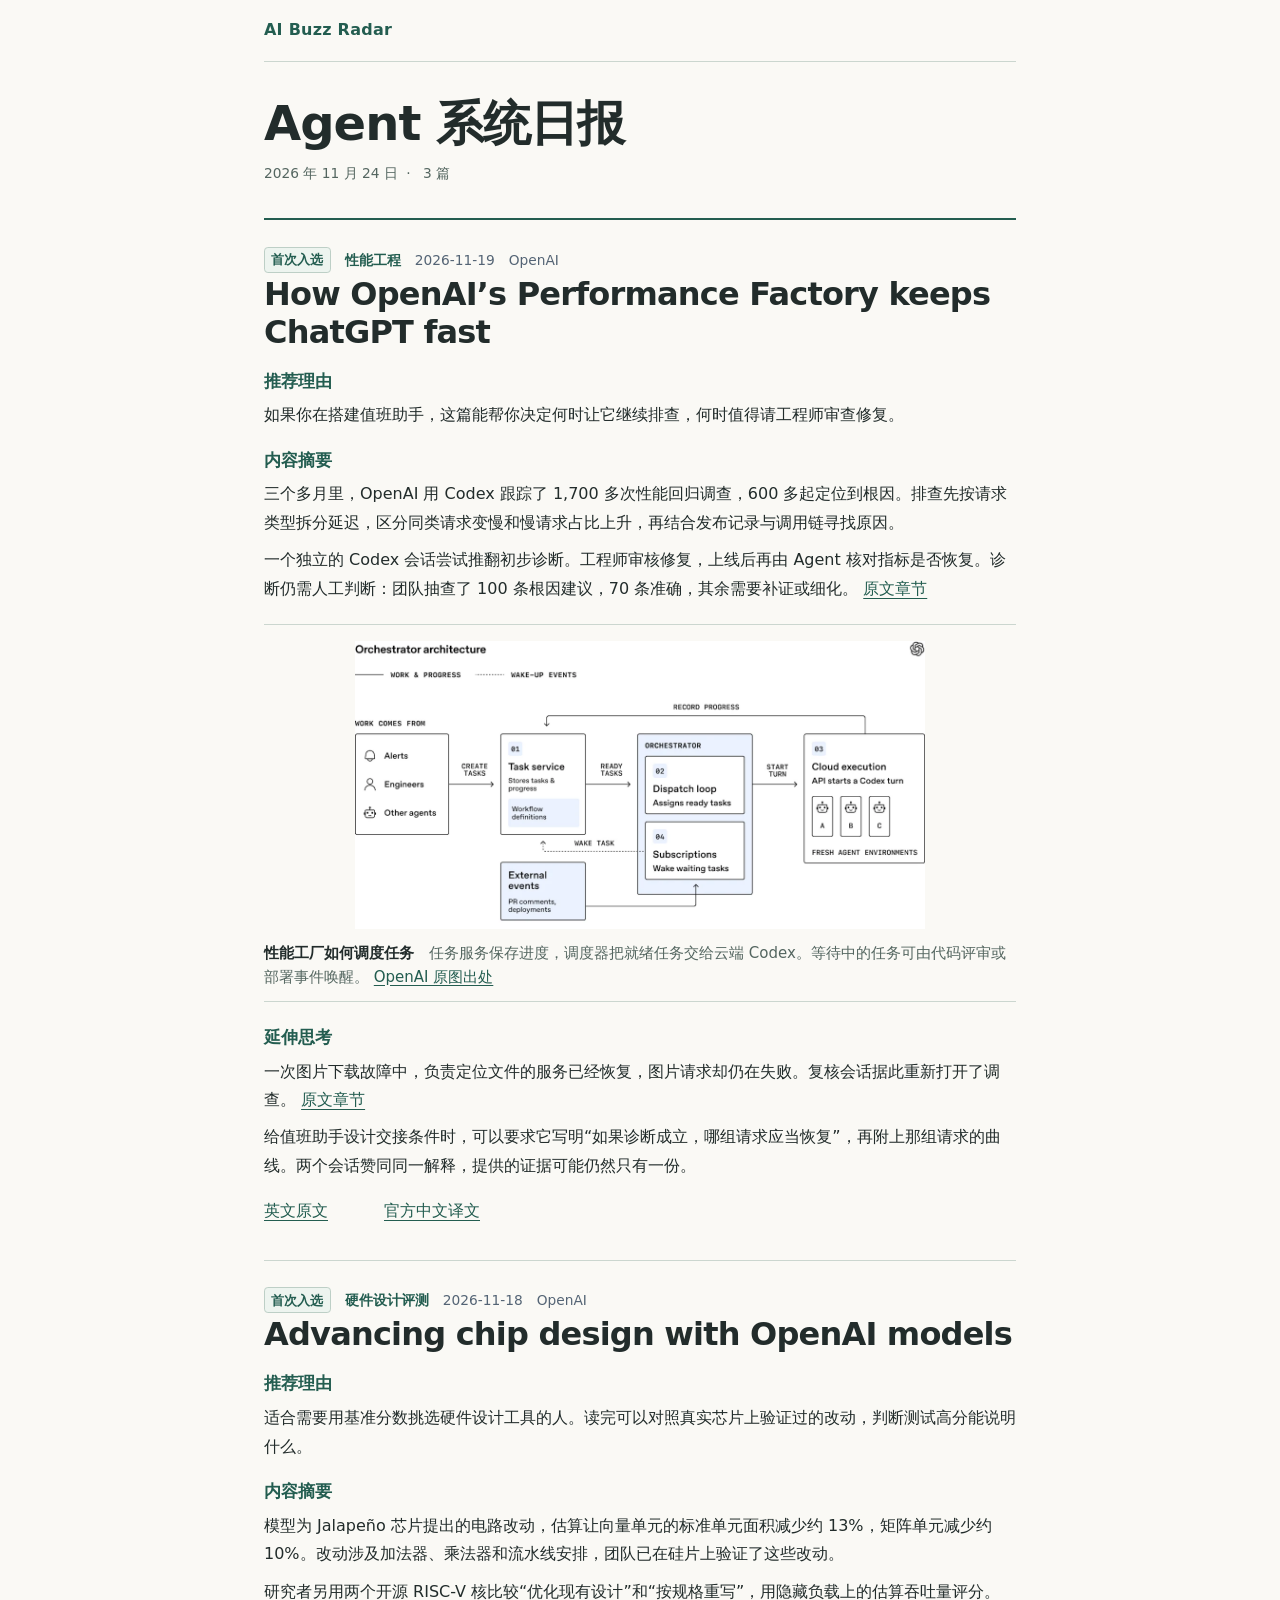
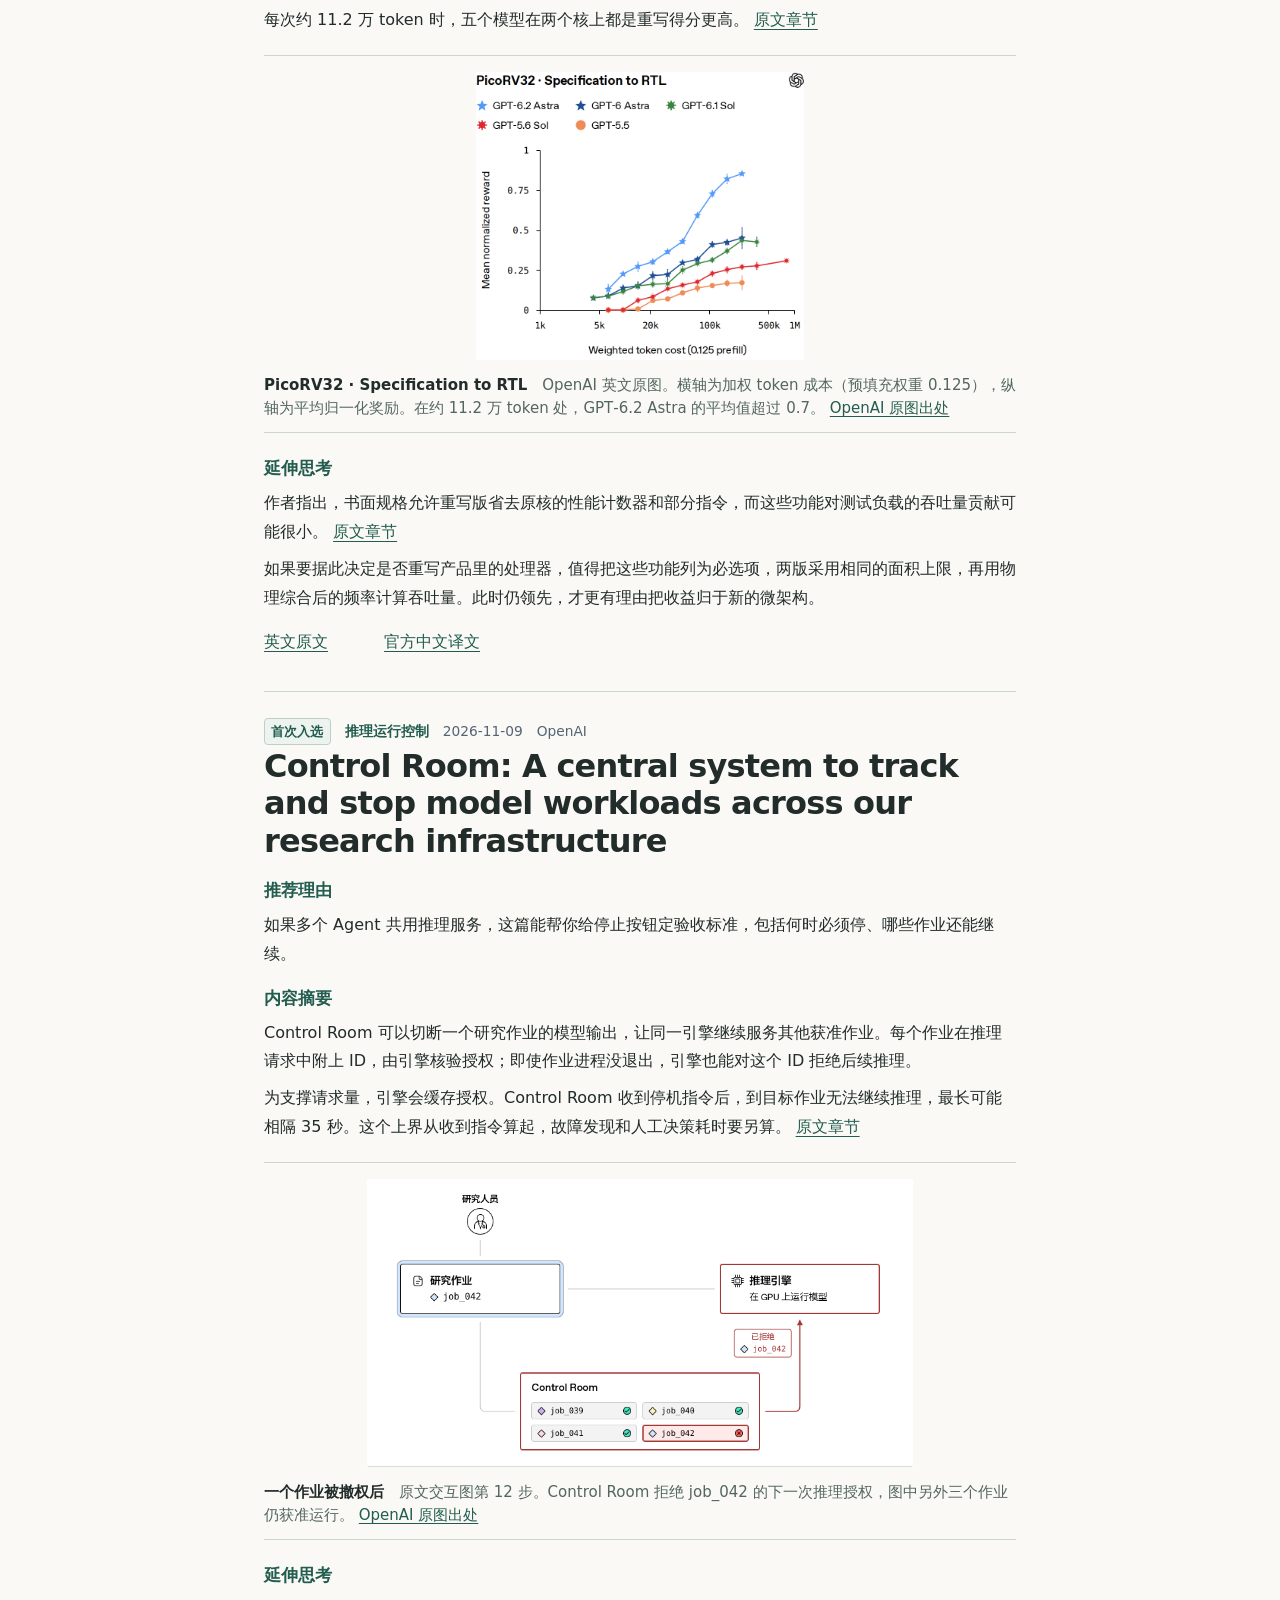
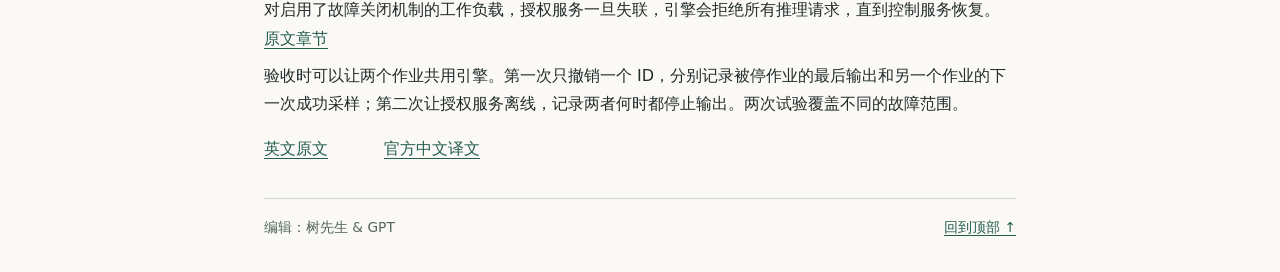
<file: examples/agent-reading-2026-11-24.html>
<!doctype html>
<html lang="zh-CN"><head><meta charset="utf-8"><meta name="viewport" content="width=device-width, initial-scale=1">
<title data-en="Agent Systems Daily · 2026-11-24 | AI Buzz Radar">Agent 系统日报 · 2026-11-24 | AI Buzz Radar</title><style>:root{color-scheme:light;--ink:#222c2b;--pine:#235d50;--muted:#546660;--rule:#cbd6cf;--paper:#faf9f5}
*{box-sizing:border-box}
body{margin:0;color:var(--ink);background:var(--paper);font:16px/1.8 system-ui,"PingFang SC","Microsoft YaHei",sans-serif}
main{width:min(47rem,calc(100% - 2.5rem));margin:auto}
header,footer{display:flex;justify-content:space-between;align-items:baseline;gap:1rem;padding:1rem 0;border-bottom:1px solid var(--rule)}
.brand{font-weight:750;letter-spacing:.015em;text-decoration:none}
a{color:var(--pine);text-underline-offset:.23em}
a:focus-visible{outline:2px solid var(--pine);outline-offset:3px}
.mast{padding:2.1rem 0 1.5rem;border-bottom:2px solid var(--pine)}
h1,h2,h3{line-height:1.35;text-wrap:pretty}
h1{font-family:inherit;font-size:clamp(2rem,6vw,3rem);font-weight:700;line-height:1.2;letter-spacing:-.02em;margin:0 0 .45rem}
.mast p,.meta,footer{font-size:.86rem;color:var(--muted)}.mast span{padding:0 .25rem}
article{padding:1.65rem 0;border-bottom:1px solid var(--rule);overflow-wrap:anywhere}
h2{font-size:clamp(1.45rem,3.6vw,2rem);margin:.18rem 0 .65rem;line-height:1.18;letter-spacing:-.025em}p{margin:.52rem 0}
.meta{margin:0;color:#546475}.meta strong{color:var(--pine)}.full{font-size:.88rem;margin-bottom:0}
.meta em{display:inline-block;padding:.05em .5em;border:1px solid #bdcfc6;border-radius:.3em;background:#edf4ef;color:var(--pine);font-size:.8rem;font-style:normal;font-weight:650;white-space:nowrap}
article h3{font-size:1.08rem;font-weight:700;color:var(--pine);margin:1.15rem 0 .25rem}
blockquote{font-size:.9rem;margin:.6rem 0;color:#795d28}footer{border:0;padding-bottom:2rem}
@media(max-width:420px){main{width:calc(100% - 2rem)}.mast{padding:1.45rem 0 1rem}article{padding:1.2rem 0}}
.process{display:flex;flex-wrap:wrap;align-items:stretch;list-style:none;margin:.4rem 0 1rem;padding:0;gap:.3rem}
.process li{flex:1 1 6rem;display:flex;align-items:center;gap:.4rem;border-radius:.2rem;background:#dfe9df;padding:.55rem .7rem;font-size:.9rem}
.process li+li::before{content:"→";font-weight:700;color:var(--pine)}
@media(max-width:480px){.process{display:block}.process li+li{margin-top:.3rem}.process li+li::before{content:"↓"}}
.full{display:flex;flex-wrap:wrap;gap:0 1.25rem;font-size:1rem}
.full a{display:inline-flex;align-items:center;min-height:44px}
@media(max-width:480px){h2{line-height:1.32}footer{flex-wrap:wrap}}
figure{margin:1.25rem 0 1.5rem;padding:1rem 0 .75rem;border-block:1px solid var(--rule)}
figure img{display:block;width:auto;height:auto;max-width:min(100%,25rem);max-height:min(18rem,36vh);max-height:min(18rem,36svh);margin:0 auto}
figcaption{margin:.85rem auto 0;font-size:.9375rem;line-height:1.55;color:var(--muted)}
figcaption strong{color:var(--ink)}
.publisher-figure img{max-width:100%}
.enlarge-image{display:block;width:fit-content;max-width:100%;margin:0 auto;border:0;background:transparent;padding:0;cursor:zoom-in}
.enlarge-image:focus-visible{outline:2px solid var(--pine);outline-offset:4px}
.image-viewer{padding:0;border:1px solid var(--rule);max-width:calc(100vw - 1rem);background:white}
.image-viewer::backdrop{background:rgb(0 0 0 / .65)}
.image-viewer form{display:flex;justify-content:flex-end;border-bottom:1px solid var(--rule)}
.image-viewer button{padding:.6rem 1rem;background:white;border:0;color:var(--pine);font:inherit;cursor:pointer}
.image-viewport{max-height:76vh;overflow:auto}
.image-viewport img{display:block;width:auto;height:auto;max-width:none}
.language-switch{display:flex;align-items:center;gap:.15rem;border:1px solid var(--rule);border-radius:.45rem;padding:.125rem}
.language-switch[hidden]{display:none}
.language-switch button{min-height:2.75rem;padding:.2rem .75rem;border:0;border-radius:.3rem;background:transparent;color:var(--muted);font:inherit;font-size:.9rem;cursor:pointer}
.language-switch button[aria-pressed="true"]{background:var(--pine);color:white;font-weight:650}
.language-switch button:focus-visible{outline:2px solid var(--pine);outline-offset:2px}
</style></head>
<body><main><header><a class="brand" href="index.html" data-follow-language>AI Buzz Radar</a>
</header>
<div class="mast"><h1 data-en="Agent Systems Daily">Agent 系统日报</h1><p><time datetime="2026-11-24" data-en="November 24, 2026">2026 年 11 月 24 日</time> <span>·</span> <span data-en="3 articles">3 篇</span></p></div>
<article><p class="meta"><em>首次入选</em>　<strong>性能工程</strong>　2026-11-19　OpenAI</p>
<h2>How OpenAI’s Performance Factory keeps ChatGPT fast</h2>
<h3>推荐理由</h3>
<p>如果你在搭建值班助手，这篇能帮你决定何时让它继续排查，何时值得请工程师审查修复。</p>
<h3>内容摘要</h3>
<p>三个多月里，OpenAI 用 Codex 跟踪了 1,700 多次性能回归调查，600 多起定位到根因。排查先按请求类型拆分延迟，区分同类请求变慢和慢请求占比上升，再结合发布记录与调用链寻找原因。</p>
<p>一个独立的 Codex 会话尝试推翻初步诊断。工程师审核修复，上线后再由 Agent 核对指标是否恢复。诊断仍需人工判断：团队抽查了 100 条根因建议，70 条准确，其余需要补证或细化。 <a href="https://openai.com/en-US/index/how-openai-performance-factory-keeps-chatgpt-fast/#adversarial-review-strengthens-the-diagnosis">原文章节</a></p>
<figure class="publisher-figure"><button aria-label="放大原图：告警、工程师或其他 Agent 创建任务；实线连接任务服务、调度循环与云端执行，虚线表示订阅事件唤醒任务。" class="enlarge-image" type="button"><img alt="告警、工程师或其他 Agent 创建任务；实线连接任务服务、调度循环与云端执行，虚线表示订阅事件唤醒任务。" src="[data-uri]"/></button><figcaption><strong>性能工厂如何调度任务</strong>　任务服务保存进度，调度器把就绪任务交给云端 Codex。等待中的任务可由代码评审或部署事件唤醒。 <a href="https://openai.com/en-US/index/how-openai-performance-factory-keeps-chatgpt-fast/#the-performance-factory-systems-four-parts">OpenAI 原图出处</a></figcaption></figure>

<h3>延伸思考</h3>
<p>一次图片下载故障中，负责定位文件的服务已经恢复，图片请求却仍在失败。复核会话据此重新打开了调查。 <a href="https://openai.com/en-US/index/how-openai-performance-factory-keeps-chatgpt-fast/#adversarial-review-strengthens-the-diagnosis">原文章节</a></p>
<p>给值班助手设计交接条件时，可以要求它写明“如果诊断成立，哪组请求应当恢复”，再附上那组请求的曲线。两个会话赞同同一解释，提供的证据可能仍然只有一份。</p>
<p class="full"><a href="https://openai.com/en-US/index/how-openai-performance-factory-keeps-chatgpt-fast/">英文原文</a>　<a href="https://openai.com/zh-Hans-CN/index/how-openai-performance-factory-keeps-chatgpt-fast/">官方中文译文</a></p>
</article><article><p class="meta"><em>首次入选</em>　<strong>硬件设计评测</strong>　2026-11-18　OpenAI</p>
<h2>Advancing chip design with OpenAI models</h2>
<h3>推荐理由</h3>
<p>适合需要用基准分数挑选硬件设计工具的人。读完可以对照真实芯片上验证过的改动，判断测试高分能说明什么。</p>
<h3>内容摘要</h3>
<p>模型为 Jalapeño 芯片提出的电路改动，估算让向量单元的标准单元面积减少约 13%，矩阵单元减少约 10%。改动涉及加法器、乘法器和流水线安排，团队已在硅片上验证了这些改动。</p>
<p>研究者另用两个开源 RISC-V 核比较“优化现有设计”和“按规格重写”，用隐藏负载上的估算吞吐量评分。每次约 11.2 万 token 时，五个模型在两个核上都是重写得分更高。 <a href="https://openai.com/en-US/index/advancing-chip-design-with-our-models/#designing-a-risc-v-core-from-a-specification">原文章节</a></p>
<figure class="publisher-figure"><button aria-label="放大原图：不同模型按规格设计 PicoRV32 的得分随加权 token 预算变化。GPT‑6.2 Astra 在约 11.2 万 token 时超过 0.7。" class="enlarge-image" type="button"><img alt="不同模型按规格设计 PicoRV32 的得分随加权 token 预算变化。GPT‑6.2 Astra 在约 11.2 万 token 时超过 0.7。" src="[data-uri]"/></button><figcaption><strong>PicoRV32 · Specification to RTL</strong>　OpenAI 英文原图。横轴为加权 token 成本（预填充权重 0.125），纵轴为平均归一化奖励。在约 11.2 万 token 处，GPT‑6.2 Astra 的平均值超过 0.7。 <a href="https://openai.com/en-US/index/advancing-chip-design-with-our-models/#picorv32-specification-reward">OpenAI 原图出处</a></figcaption></figure>

<h3>延伸思考</h3>
<p>作者指出，书面规格允许重写版省去原核的性能计数器和部分指令，而这些功能对测试负载的吞吐量贡献可能很小。 <a href="https://openai.com/en-US/index/advancing-chip-design-with-our-models/#designing-a-risc-v-core-from-a-specification">原文章节</a></p>
<p>如果要据此决定是否重写产品里的处理器，值得把这些功能列为必选项，两版采用相同的面积上限，再用物理综合后的频率计算吞吐量。此时仍领先，才更有理由把收益归于新的微架构。</p>
<p class="full"><a href="https://openai.com/en-US/index/advancing-chip-design-with-our-models/">英文原文</a>　<a href="https://openai.com/zh-Hans-CN/index/advancing-chip-design-with-our-models/">官方中文译文</a></p>
</article><article><p class="meta"><em>首次入选</em>　<strong>推理运行控制</strong>　2026-11-09　OpenAI</p>
<h2>Control Room: A central system to track and stop model workloads across our research infrastructure</h2>
<h3>推荐理由</h3>
<p>如果多个 Agent 共用推理服务，这篇能帮你给停止按钮定验收标准，包括何时必须停、哪些作业还能继续。</p>
<h3>内容摘要</h3>
<p>Control Room 可以切断一个研究作业的模型输出，让同一引擎继续服务其他获准作业。每个作业在推理请求中附上 ID，由引擎核验授权；即使作业进程没退出，引擎也能对这个 ID 拒绝后续推理。</p>
<p>为支撑请求量，引擎会缓存授权。Control Room 收到停机指令后，到目标作业无法继续推理，最长可能相隔 35 秒。这个上界从收到指令算起，故障发现和人工决策耗时要另算。 <a href="https://openai.com/en-US/index/control-room/#speed-and-reliability">原文章节</a></p>
<figure class="publisher-figure"><button aria-label="放大原图：作业列表中仅 job_042 显示红叉，Control Room 向推理引擎返回该作业的拒绝结果。" class="enlarge-image" type="button"><img alt="作业列表中仅 job_042 显示红叉，Control Room 向推理引擎返回该作业的拒绝结果。" src="[data-uri]"/></button><figcaption><strong>一个作业被撤权后</strong>　原文交互图第 12 步。Control Room 拒绝 job_042 的下一次推理授权，图中另外三个作业仍获准运行。 <a href="https://openai.com/zh-Hans-CN/index/control-room/#4t9Yu5Vdp7LCXHV56T7lx1">OpenAI 原图出处</a></figcaption></figure>

<h3>延伸思考</h3>
<p>对启用了故障关闭机制的工作负载，授权服务一旦失联，引擎会拒绝所有推理请求，直到控制服务恢复。 <a href="https://openai.com/en-US/index/control-room/#speed-and-reliability">原文章节</a></p>
<p>验收时可以让两个作业共用引擎。第一次只撤销一个 ID，分别记录被停作业的最后输出和另一个作业的下一次成功采样；第二次让授权服务离线，记录两者何时都停止输出。两次试验覆盖不同的故障范围。</p>
<p class="full"><a href="https://openai.com/en-US/index/control-room/">英文原文</a>　<a href="https://openai.com/zh-Hans-CN/index/control-room/">官方中文译文</a></p>
</article>
<footer><span data-en="Mr.Tree with GPT">编辑：树先生 &amp; GPT</span><a href="#" data-en="Back to top ↑">回到顶部 ↑</a></footer></main>

<dialog class="image-viewer" aria-label="原图" data-en-label="Original figure">
<form method="dialog"><button autofocus data-en="Close figure">关闭原图</button></form>
<div class="image-viewport"><img alt=""></div>
</dialog>
<script>
document.querySelector("main").addEventListener("click", event => {
  const button = event.target.closest(".enlarge-image");
  if (!button) return;
  const viewer = document.querySelector(".image-viewer");
  const thumbnail = button.querySelector("img");
  const full = viewer.querySelector("img");
  full.src = thumbnail.currentSrc;
  full.alt = thumbnail.alt;
  viewer.showModal();
  full.parentElement.scrollTo(0, 0);
});
</script>


</body></html>
</file>
